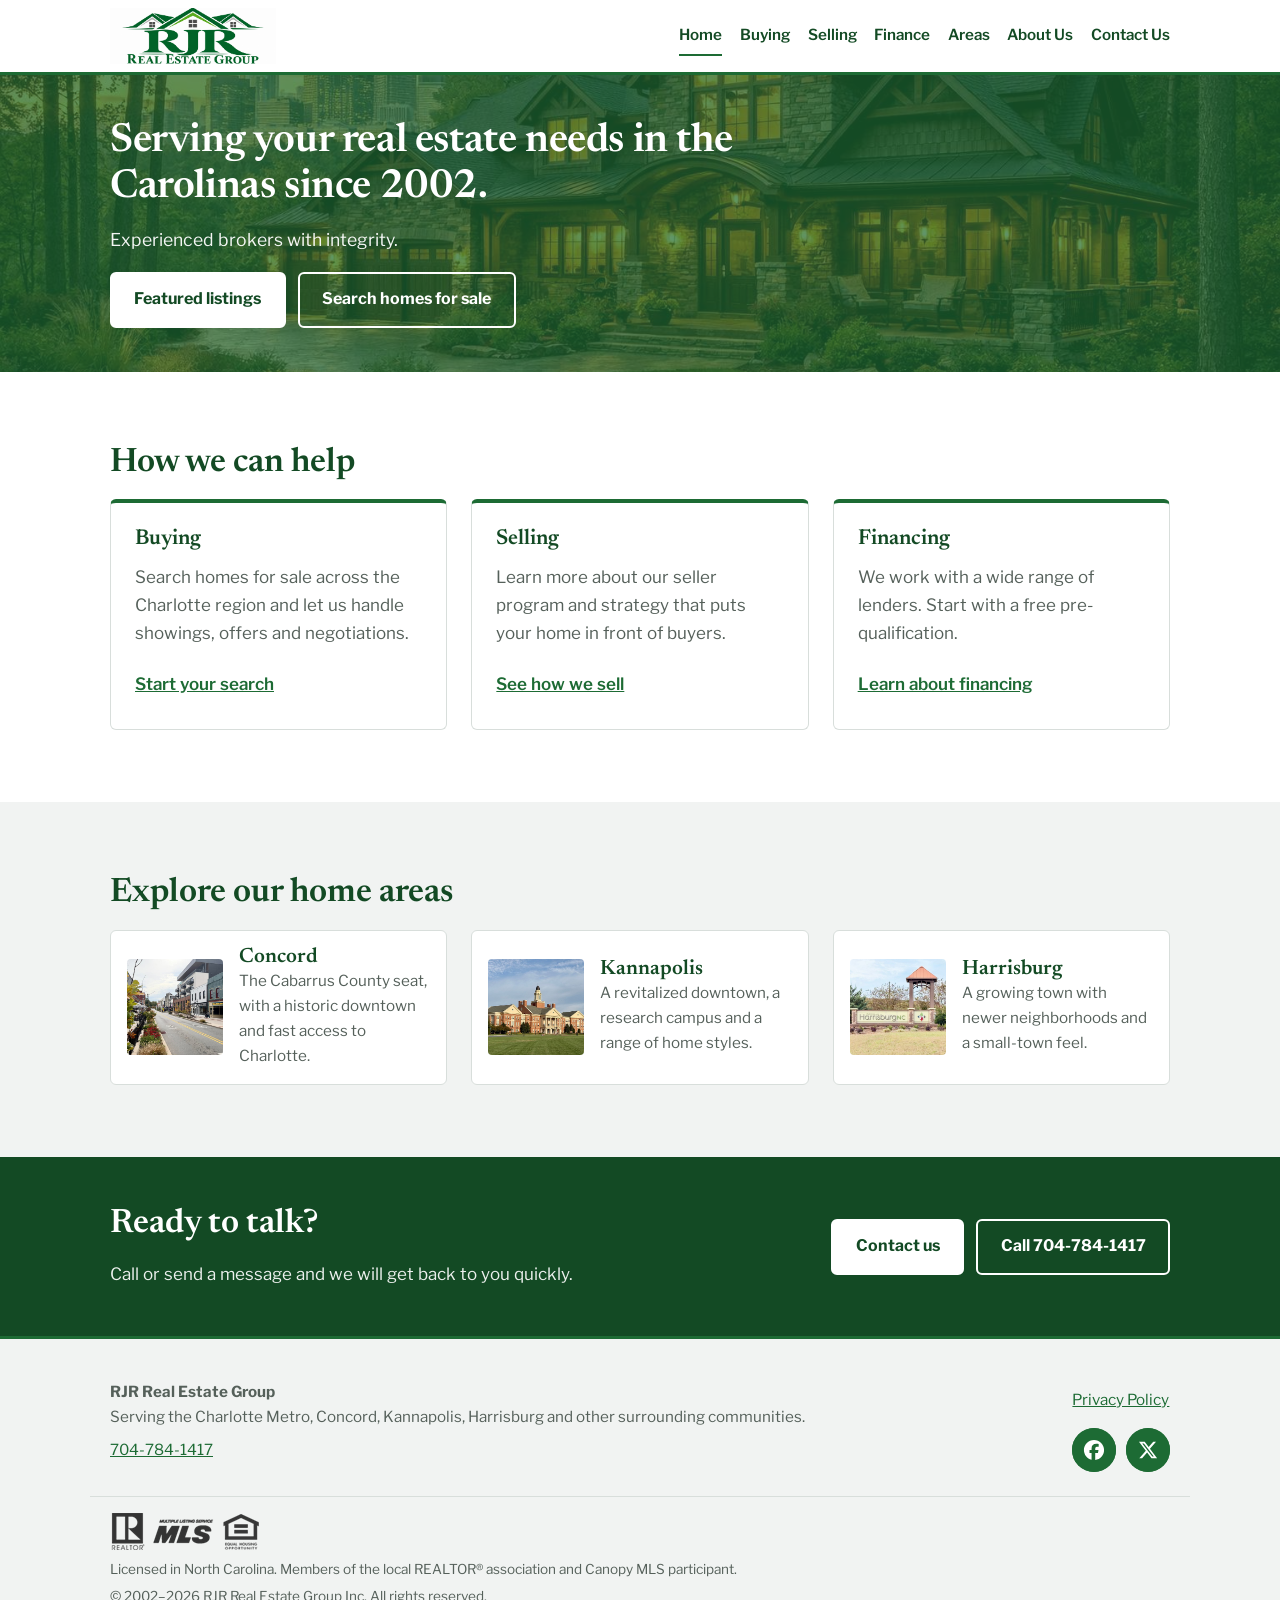
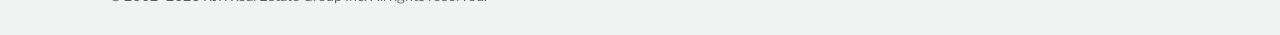
<file: index.html>
<!DOCTYPE html>
<html lang="en">
<head>
<meta charset="utf-8">
<meta name="viewport" content="width=device-width, initial-scale=1">
<title>RJR Real Estate Group | Charlotte &amp; Cabarrus County Real Estate</title>
<meta name="description" content="Full-service residential real estate for buyers and sellers in Charlotte, Concord, Kannapolis, Harrisburg and Cabarrus County, NC. Search homes for sale.">
<link rel="canonical" href="https://choosecarolinas.com/">
<link rel="preconnect" href="https://fonts.googleapis.com">
<link rel="preconnect" href="https://fonts.gstatic.com" crossorigin>
<link href="https://fonts.googleapis.com/css2?family=Libre+Franklin:wght@400;600;700&family=Newsreader:opsz,wght@6..72,500;6..72,600&display=swap" rel="stylesheet">
<link rel="stylesheet" href="style.css">
<link rel="icon" href="images/favicon.ico" sizes="any">
<link rel="apple-touch-icon" href="images/apple-touch-icon.png">
</head>
<body>
<a class="skip" href="#main">Skip to content</a>
<header class="site-header">
  <div class="wrap bar">
    <a class="brand" href="index.html"><img src="images/RJR_Logo_2026.png" alt="RJR Real Estate Group" width="170" height="92"></a>
    <input type="checkbox" id="menu-toggle" class="menu-toggle" aria-label="Toggle menu">
    <label for="menu-toggle" class="menu-btn" aria-hidden="true"><span></span></label>
    <nav class="nav" aria-label="Main"><a href="index.html" aria-current="page">Home</a><a href="Buying.html">Buying</a><a href="Selling.html">Selling</a><a href="Finance.html">Finance</a><a href="Areas.html">Areas</a><a href="Aboutus.html">About Us</a><a href="Contacts.html">Contact Us</a></nav>
  </div>
</header>
<main id="main">
<section class="hero" style="--hero-img:url('images/HomePage_Background_Home.jpg'); --hero-opacity:.3"><div class="wrap">
  <h1>Serving your real estate needs in the Carolinas since 2002.</h1>
  <p class="lead">Experienced brokers with integrity.</p>
  <div class="hero-actions"><a class="btn light" href="Buying_firm.html">Featured listings</a><a class="btn ghost-light" href="Buying.html">Search homes for sale</a></div>
</div></section>
<section class="section"><div class="wrap">
  <h2>How we can help</h2>
  <div class="grid3">
    <article class="card"><h3>Buying</h3><p>Search homes for sale across the Charlotte region and let us handle showings, offers and negotiations.</p><a href="Buying.html">Start your search</a></article>
    <article class="card"><h3>Selling</h3><p>Learn more about our seller program and strategy that puts your home in front of buyers.</p><a href="Selling.html">See how we sell</a></article>
    <article class="card"><h3>Financing</h3><p>We work with a wide range of lenders. Start with a free pre-qualification.</p><a href="Finance.html">Learn about financing</a></article>
  </div>
</div></section>
<section class="section alt"><div class="wrap">
  <h2>Explore our home areas</h2>
  <div class="grid3">
    <a class="area-card" href="Concord.html"><img src="images/Concord_Union_Downtown.JPG" alt="" width="960" height="720"><span><strong>Concord</strong>The Cabarrus County seat, with a historic downtown and fast access to Charlotte.</span></a>
    <a class="area-card" href="Kannapolis.html"><img src="images/Kannapolis_Main.JPG" alt="" width="960" height="726"><span><strong>Kannapolis</strong>A revitalized downtown, a research campus and a range of home styles.</span></a>
    <a class="area-card" href="Harrisburg.html"><img src="images/Harrisburg_Sign.JPG" alt="" width="960" height="720"><span><strong>Harrisburg</strong>A growing town with newer neighborhoods and a small-town feel.</span></a>
  </div>
</div></section>
<section class="cta"><div class="wrap">
  <div><h2>Ready to talk?</h2><p>Call or send a message and we will get back to you quickly.</p></div>
  <div class="cta-actions"><a class="btn light" href="Contacts.html">Contact us</a><a class="btn ghost-light" href="tel:+17047841417">Call 704-784-1417</a></div>
</div></section>

</main>
<footer class="site-footer">
  <div class="wrap foot">
    <div>
      <strong>RJR Real Estate Group</strong><br>
      Serving the Charlotte Metro, Concord, Kannapolis, Harrisburg and other surrounding communities.<br>
      <a href="tel:+17047841417">704-784-1417</a>
    </div>
    <div class="foot-links">
      <a href="Privacy.html">Privacy Policy</a>
<span class="social">
  <a href="https://www.facebook.com/RJRRealEstateGroup" target="_blank" rel="noopener noreferrer"><img src="images/facebook-icon.svg" alt="RJR Real Estate Group on Facebook (opens in a new tab)" width="44" height="44"></a>
  <a href="https://x.com/RJR_Real_Estate" target="_blank" rel="noopener noreferrer"><img src="images/x-icon.svg" alt="RJR Real Estate Group on X (opens in a new tab)" width="44" height="44"></a>
</span>
    </div>
  </div>
  <div class="wrap legal">
    <img src="images/realtor-logo-group_big.png" alt="REALTOR, Multiple Listing Service and Equal Housing Opportunity logos" width="150" height="37">
    <p>Licensed in North Carolina. Members of the local REALTOR&reg; association and Canopy MLS participant.</p>
 <p>&copy; 2002&ndash;<span id="year">2026</span> RJR Real Estate Group Inc. All rights reserved.</p>
  </div>
</footer>
<script>document.getElementById('year').textContent = new Date().getFullYear();</script>
</body>
</html>
</file>
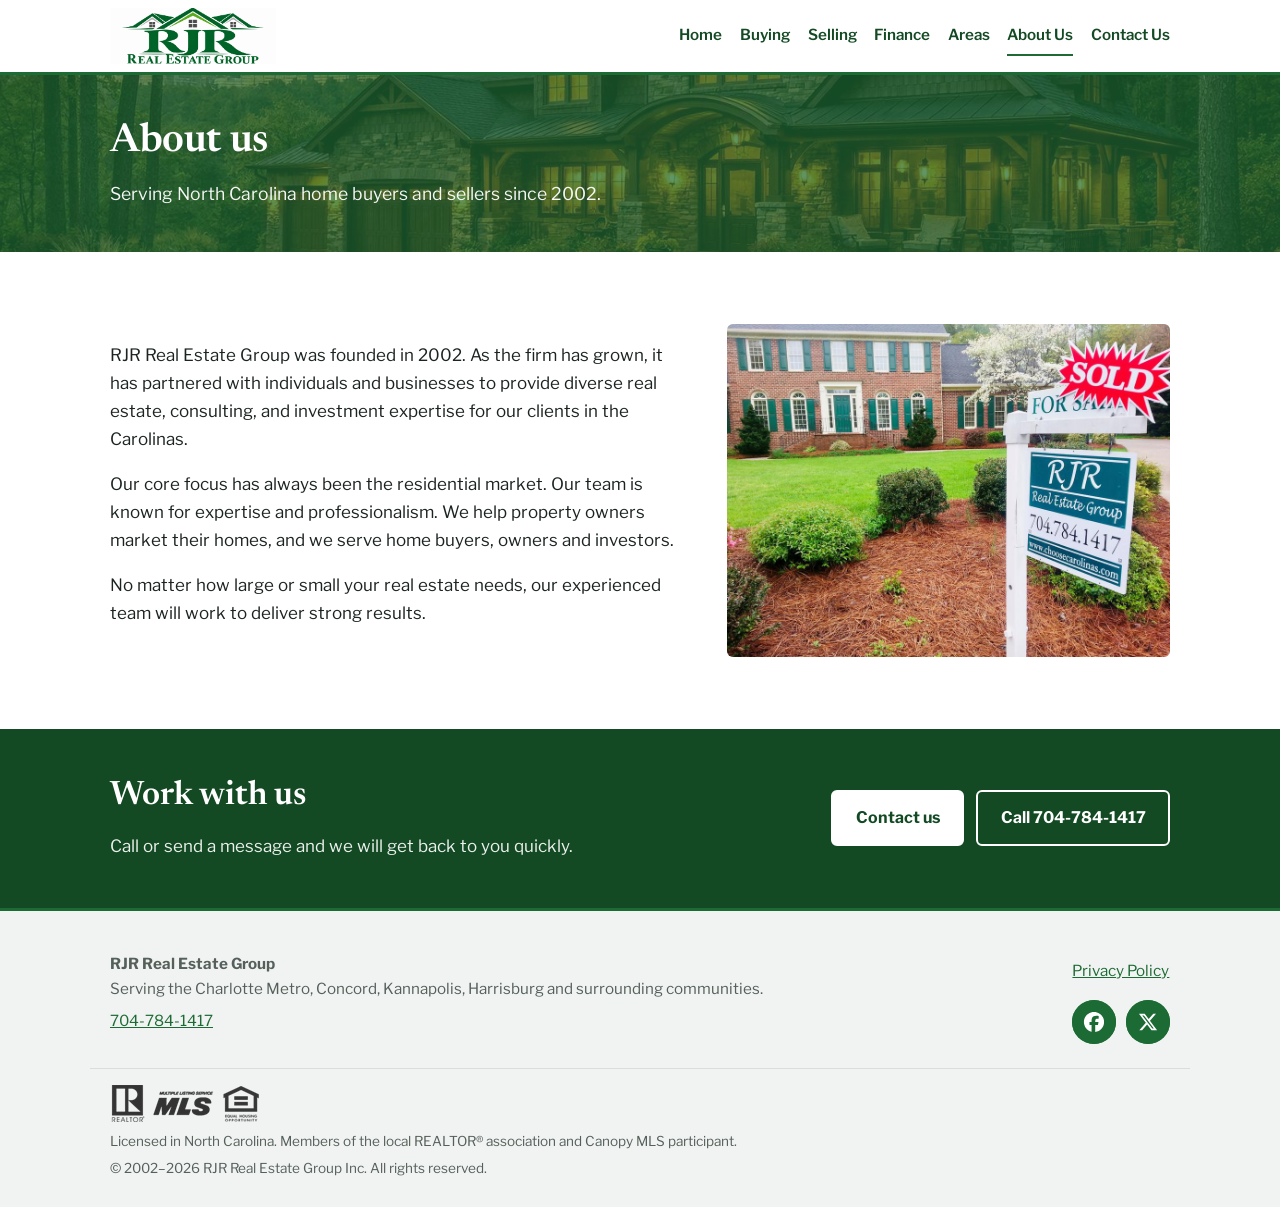
<file: Aboutus.html>
<!DOCTYPE html>
<html lang="en">
<head>
<meta charset="utf-8">
<meta name="viewport" content="width=device-width, initial-scale=1">
<title>About Us | RJR Real Estate Group</title>
<meta name="description" content="RJR Real Estate Group has served home buyers and sellers in Concord, Cabarrus County and the Charlotte metro area since 2002.">
<link rel="canonical" href="https://choosecarolinas.com/Aboutus.html">
<link rel="preconnect" href="https://fonts.googleapis.com">
<link rel="preconnect" href="https://fonts.gstatic.com" crossorigin>
<link href="https://fonts.googleapis.com/css2?family=Libre+Franklin:wght@400;600;700&family=Newsreader:opsz,wght@6..72,500;6..72,600&display=swap" rel="stylesheet">
<link rel="stylesheet" href="style.css">
<link rel="icon" href="images/favicon.ico" sizes="any">
<link rel="apple-touch-icon" href="images/apple-touch-icon.png">
</head>
<body>
<a class="skip" href="#main">Skip to content</a>
<header class="site-header">
  <div class="wrap bar">
    <a class="brand" href="index.html"><img src="images/RJR_Logo_2026.png" alt="RJR Real Estate Group" width="170" height="92"></a>
    <input type="checkbox" id="menu-toggle" class="menu-toggle" aria-label="Toggle menu">
    <label for="menu-toggle" class="menu-btn" aria-hidden="true"><span></span></label>
     <nav class="nav" aria-label="Main"><a href="index.html">Home</a><a href="Buying.html">Buying</a><a href="Selling.html">Selling</a><a href="Finance.html">Finance</a><a href="Areas.html">Areas</a><a href="Aboutus.html" aria-current="page">About Us</a><a href="Contacts.html">Contact Us</a></nav>
       </div>
</header>
<main id="main">
<section class="hero" style="--hero-img:url('images/HomePage_Background_Home.jpg'); --hero-opacity:.3"><div class="wrap">
  <h1>About us</h1>
  <p class="lead">Serving North Carolina home buyers and sellers since 2002.</p>
</div></section>
<section class="section"><div class="wrap split">
  <div class="prose">
    <p>RJR Real Estate Group was founded in 2002. As the firm has grown, it has partnered with individuals and businesses to provide diverse real estate, consulting, and investment expertise for our clients in the Carolinas.</p>
    <p>Our core focus has always been the residential market. Our team is known for expertise and professionalism. We help property owners market their homes, and we serve home buyers, owners and investors.</p>
    <p>No matter how large or small your real estate needs, our experienced team will work to deliver strong results.</p>
  </div>
  <img class="fig" src="images/About_us.jpg" alt="An RJR Real Estate Group sign with a Sold banner in front of a brick home" width="960" height="720">
</div></section>
<section class="cta"><div class="wrap">
  <div><h2>Work with us</h2><p>Call or send a message and we will get back to you quickly.</p></div>
  <div class="cta-actions"><a class="btn light" href="Contacts.html">Contact us</a><a class="btn ghost-light" href="tel:+17047841417">Call 704-784-1417</a></div>
</div></section>

</main>
<footer class="site-footer">
  <div class="wrap foot">
    <div>
      <strong>RJR Real Estate Group</strong><br>
      Serving the Charlotte Metro, Concord, Kannapolis, Harrisburg and surrounding communities.<br>
      <a href="tel:+17047841417">704-784-1417</a>
    </div>
    <div class="foot-links">
      <a href="Privacy.html">Privacy Policy</a>
<span class="social">
  <a href="https://www.facebook.com/RJRRealEstateGroup" target="_blank" rel="noopener noreferrer"><img src="images/facebook-icon.svg" alt="RJR Real Estate Group on Facebook (opens in a new tab)" width="44" height="44"></a>
  <a href="https://x.com/RJR_Real_Estate" target="_blank" rel="noopener noreferrer"><img src="images/x-icon.svg" alt="RJR Real Estate Group on X (opens in a new tab)" width="44" height="44"></a>
</span>
    </div>
  </div>
  <div class="wrap legal">
    <img src="images/realtor-logo-group_big.png" alt="REALTOR, Multiple Listing Service and Equal Housing Opportunity logos" width="150" height="37">
    <p>Licensed in North Carolina. Members of the local REALTOR&reg; association and Canopy MLS participant.</p>
 <p>&copy; 2002&ndash;<span id="year">2026</span> RJR Real Estate Group Inc. All rights reserved.</p>
  </div>
</footer>
<script>document.getElementById('year').textContent = new Date().getFullYear();</script>
</body>
</html>
</file>
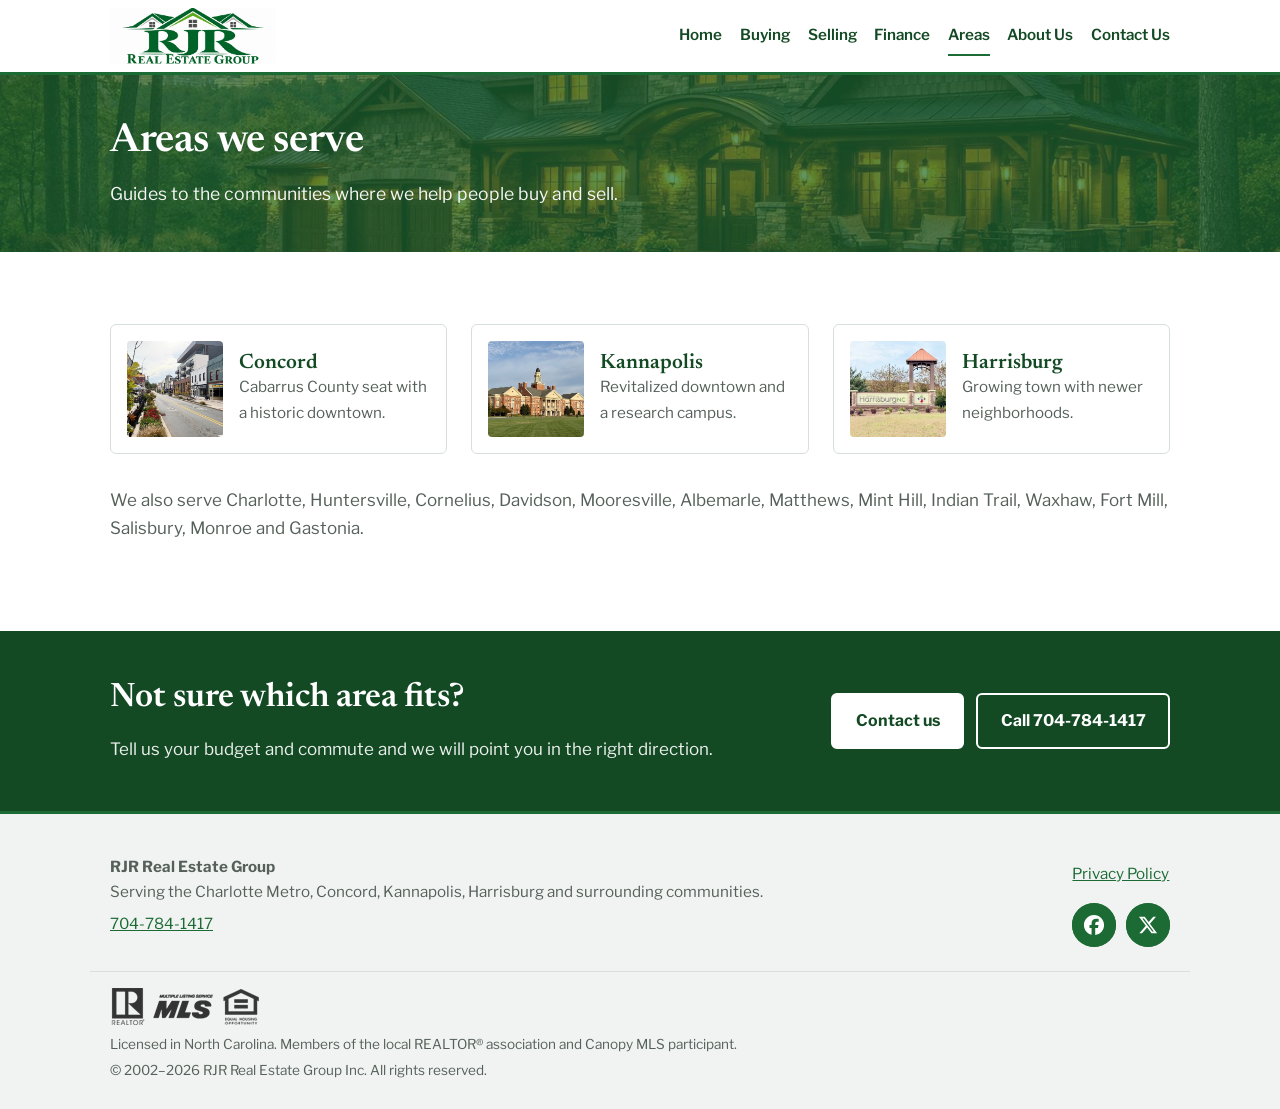
<file: Areas.html>
<!DOCTYPE html>
<html lang="en">
<head>
<meta charset="utf-8">
<meta name="viewport" content="width=device-width, initial-scale=1">
<title>Areas We Serve | RJR Real Estate Group</title>
<meta name="description" content="Neighborhood guides for Concord, Kannapolis and Harrisburg, NC from RJR Real Estate Group.">
<link rel="canonical" href="https://choosecarolinas.com/Areas.html">
<link rel="preconnect" href="https://fonts.googleapis.com">
<link rel="preconnect" href="https://fonts.gstatic.com" crossorigin>
<link href="https://fonts.googleapis.com/css2?family=Libre+Franklin:wght@400;600;700&family=Newsreader:opsz,wght@6..72,500;6..72,600&display=swap" rel="stylesheet">
<link rel="stylesheet" href="style.css">
<link rel="icon" href="images/favicon.ico" sizes="any">
<link rel="apple-touch-icon" href="images/apple-touch-icon.png">
</head>
<body>
<a class="skip" href="#main">Skip to content</a>
<header class="site-header">
  <div class="wrap bar">
    <a class="brand" href="index.html"><img src="images/RJR_Logo_2026.png" alt="RJR Real Estate Group" width="170" height="92"></a>
    <input type="checkbox" id="menu-toggle" class="menu-toggle" aria-label="Toggle menu">
    <label for="menu-toggle" class="menu-btn" aria-hidden="true"><span></span></label>
   <nav class="nav" aria-label="Main"><a href="index.html">Home</a><a href="Buying.html">Buying</a><a href="Selling.html">Selling</a><a href="Finance.html">Finance</a><a href="Areas.html" aria-current="page">Areas</a><a href="Aboutus.html">About Us</a><a href="Contacts.html">Contact Us</a></nav>
  </div>
</header>
<main id="main">
<section class="hero" style="--hero-img:url('images/HomePage_Background_Home.jpg'); --hero-opacity:.3"><div class="wrap">
  <h1>Areas we serve</h1>
  <p class="lead">Guides to the communities where we help people buy and sell.</p>
</div></section>
<section class="section"><div class="wrap">
  <div class="grid3">
    <a class="area-card" href="Concord.html"><img src="images/Concord_Union_Downtown.JPG" alt="" width="960" height="720"><span><strong>Concord</strong>Cabarrus County seat with a historic downtown.</span></a>
    <a class="area-card" href="Kannapolis.html"><img src="images/Kannapolis_Main.JPG" alt="" width="960" height="726"><span><strong>Kannapolis</strong>Revitalized downtown and a research campus.</span></a>
    <a class="area-card" href="Harrisburg.html"><img src="images/Harrisburg_Sign.JPG" alt="" width="960" height="720"><span><strong>Harrisburg</strong>Growing town with newer neighborhoods.</span></a>
  </div>
  <p class="more">We also serve Charlotte, Huntersville, Cornelius, Davidson, Mooresville, Albemarle, Matthews, Mint Hill, Indian Trail, Waxhaw, Fort Mill, Salisbury, Monroe and Gastonia.</p>
</div></section>
<section class="cta"><div class="wrap">
  <div><h2>Not sure which area fits?</h2><p>Tell us your budget and commute and we will point you in the right direction.</p></div>
  <div class="cta-actions"><a class="btn light" href="Contacts.html">Contact us</a><a class="btn ghost-light" href="tel:+17047841417">Call 704-784-1417</a></div>
</div></section>

</main>
<footer class="site-footer">
  <div class="wrap foot">
    <div>
      <strong>RJR Real Estate Group</strong><br>
      Serving the Charlotte Metro, Concord, Kannapolis, Harrisburg and surrounding communities.<br>
      <a href="tel:+17047841417">704-784-1417</a>
    </div>
    <div class="foot-links">
      <a href="Privacy.html">Privacy Policy</a>
      <span class="social">
  <a href="https://www.facebook.com/RJRRealEstateGroup" target="_blank" rel="noopener noreferrer"><img src="images/facebook-icon.svg" alt="RJR Real Estate Group on Facebook (opens in a new tab)" width="44" height="44"></a>
  <a href="https://x.com/RJR_Real_Estate" target="_blank" rel="noopener noreferrer"><img src="images/x-icon.svg" alt="RJR Real Estate Group on X (opens in a new tab)" width="44" height="44"></a>
</span>
    </div>
  </div>
  <div class="wrap legal">
    <img src="images/realtor-logo-group_big.png" alt="REALTOR, Multiple Listing Service and Equal Housing Opportunity logos" width="150" height="37">
    <p>Licensed in North Carolina. Members of the local REALTOR&reg; association and Canopy MLS participant.</p>
 <p>&copy; 2002&ndash;<span id="year">2026</span> RJR Real Estate Group Inc. All rights reserved.</p>
  </div>
</footer>
<script>document.getElementById('year').textContent = new Date().getFullYear();</script>
</body>
</html>
</file>
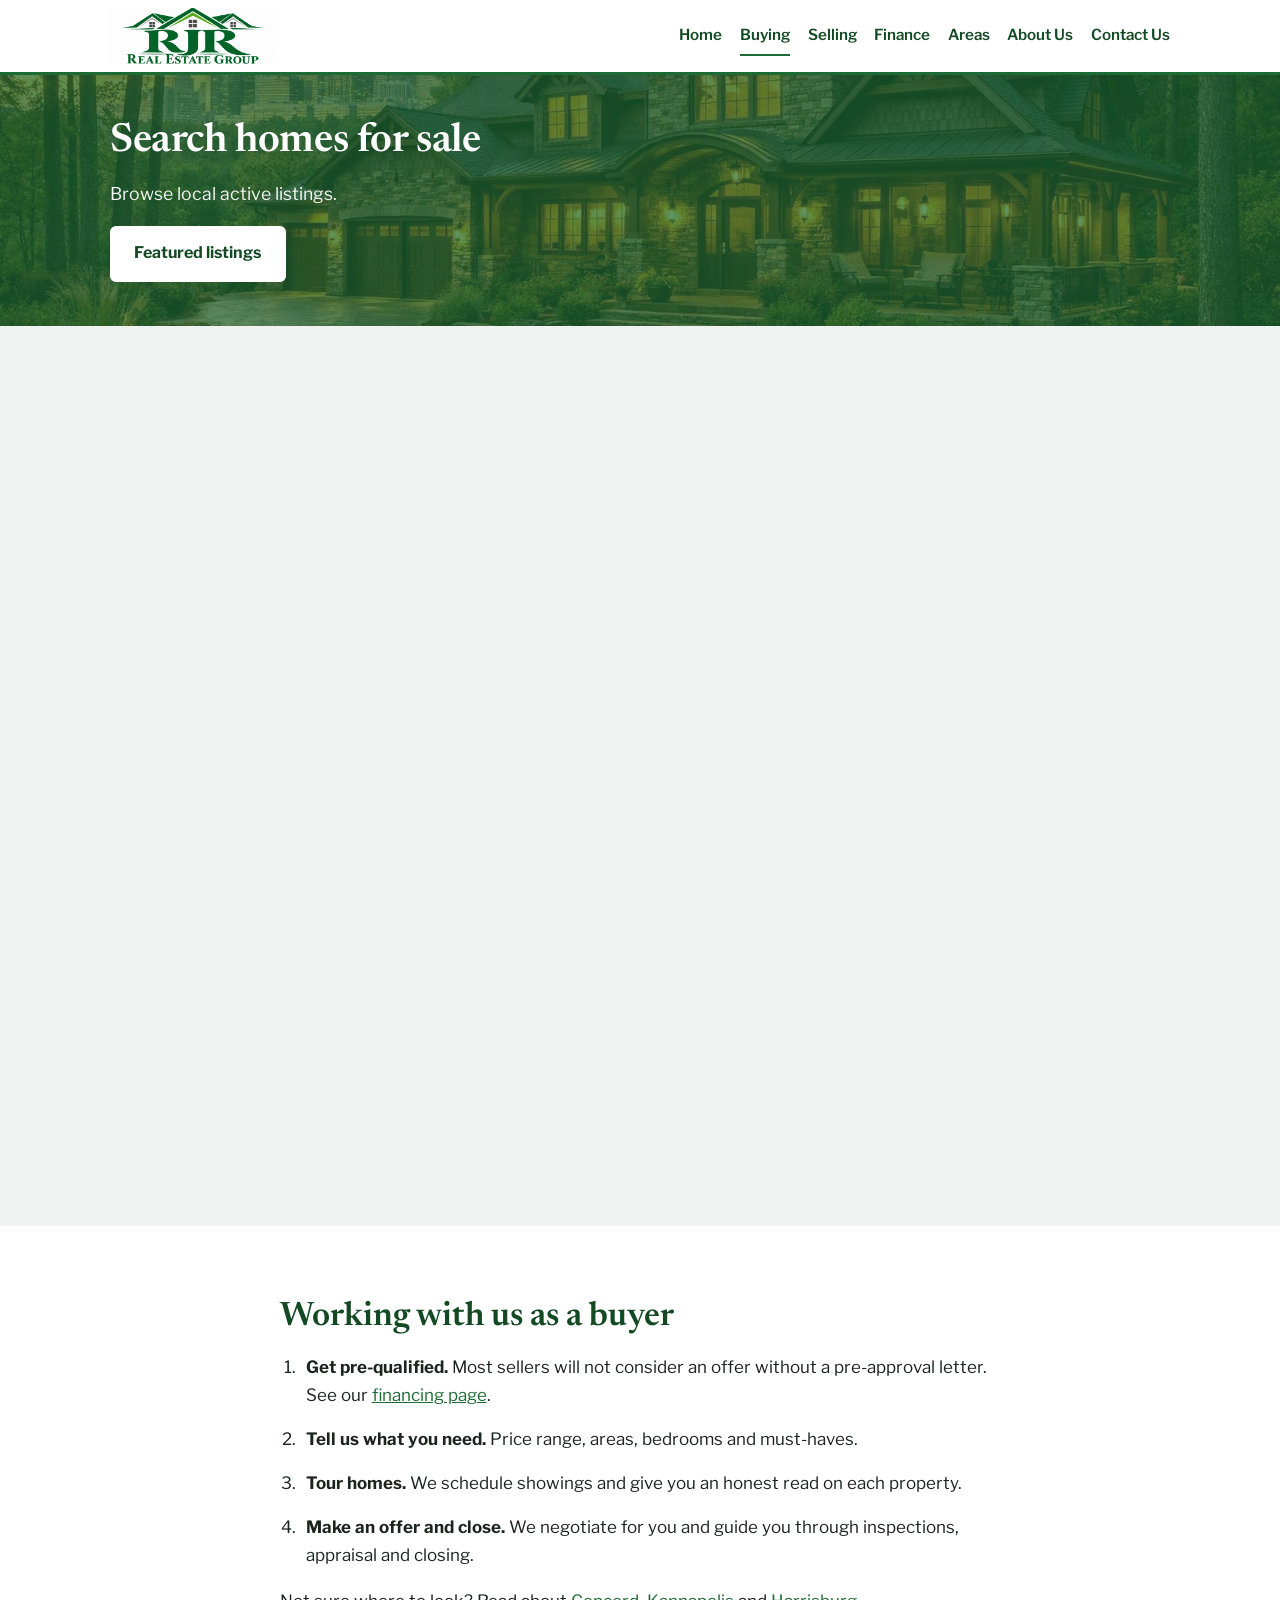
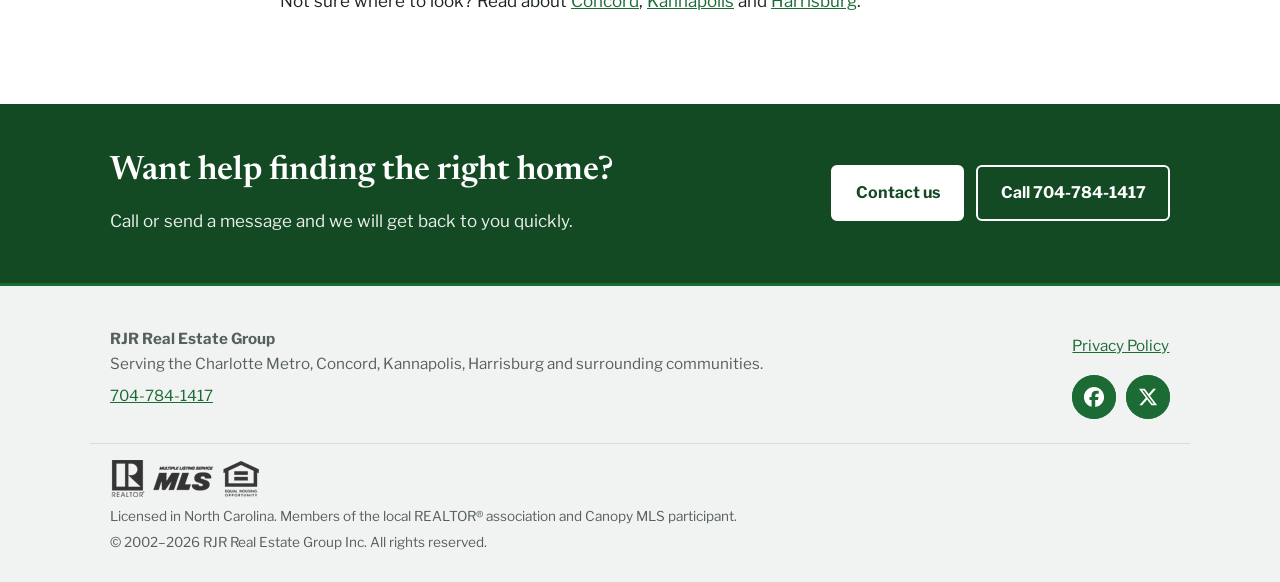
<file: Buying.html>
<!DOCTYPE html>
<html lang="en">
<head>
<meta charset="utf-8">
<meta name="viewport" content="width=device-width, initial-scale=1">
<title>Buying a Home | RJR Real Estate Group</title>
<meta name="description" content="Search homes for sale in Charlotte, Concord, Kannapolis, Harrisburg and Cabarrus County, NC with RJR Real Estate Group.">
<link rel="canonical" href="https://choosecarolinas.com/Buying.html">
<link rel="preconnect" href="https://fonts.googleapis.com">
<link rel="preconnect" href="https://fonts.gstatic.com" crossorigin>
<link href="https://fonts.googleapis.com/css2?family=Libre+Franklin:wght@400;600;700&family=Newsreader:opsz,wght@6..72,500;6..72,600&display=swap" rel="stylesheet">
<link rel="stylesheet" href="style.css">
<link rel="icon" href="images/favicon.ico" sizes="any">
<link rel="apple-touch-icon" href="images/apple-touch-icon.png">
</head>
<body>
<a class="skip" href="#main">Skip to content</a>
<header class="site-header">
  <div class="wrap bar">
    <a class="brand" href="index.html"><img src="images/RJR_Logo_2026.png" alt="RJR Real Estate Group" width="170" height="92"></a>
    <input type="checkbox" id="menu-toggle" class="menu-toggle" aria-label="Toggle menu">
    <label for="menu-toggle" class="menu-btn" aria-hidden="true"><span></span></label>
   <nav class="nav" aria-label="Main"><a href="index.html">Home</a><a href="Buying.html" aria-current="page">Buying</a><a href="Selling.html">Selling</a><a href="Finance.html">Finance</a><a href="Areas.html">Areas</a><a href="Aboutus.html">About Us</a><a href="Contacts.html">Contact Us</a></nav>
</div>
</header>
<main id="main">
<section class="hero" style="--hero-img:url('images/HomePage_Background_Home.jpg'); --hero-opacity:.3"><div class="wrap">
  <h1>Search homes for sale</h1>
  <p class="lead">Browse local active listings.</p>
  <div class="hero-actions"><a class="btn light" href="Buying_firm.html">Featured listings</a></div>
</div></section>
<section class="idx-full" id="search" aria-label="Property search">
        <iframe title="Property search" src="https://matrix.canopymls.com/Matrix/public/IDX.aspx?idx=2e1d3757" width="100%" height="100%" frameborder="0" marginwidth="0" marginheight="0"></iframe>
</section>
<section class="section"><div class="wrap narrow">
  <h2>Working with us as a buyer</h2>
  <ol class="steps">
    <li><strong>Get pre-qualified.</strong> Most sellers will not consider an offer without a pre-approval letter. See our <a href="Finance.html">financing page</a>.</li>
    <li><strong>Tell us what you need.</strong> Price range, areas, bedrooms and must-haves.</li>
    <li><strong>Tour homes.</strong> We schedule showings and give you an honest read on each property.</li>
    <li><strong>Make an offer and close.</strong> We negotiate for you and guide you through inspections, appraisal and closing.</li>
  </ol>
  <p>Not sure where to look? Read about <a href="Concord.html">Concord</a>, <a href="Kannapolis.html">Kannapolis</a> and <a href="Harrisburg.html">Harrisburg</a>.</p>
</div></section>
<section class="cta"><div class="wrap">
  <div><h2>Want help finding the right home?</h2><p>Call or send a message and we will get back to you quickly.</p></div>
  <div class="cta-actions"><a class="btn light" href="Contacts.html">Contact us</a><a class="btn ghost-light" href="tel:+17047841417">Call 704-784-1417</a></div>
</div></section>

</main>
<footer class="site-footer">
  <div class="wrap foot">
    <div>
      <strong>RJR Real Estate Group</strong><br>
      Serving the Charlotte Metro, Concord, Kannapolis, Harrisburg and surrounding communities.<br>
      <a href="tel:+17047841417">704-784-1417</a>
    </div>
    <div class="foot-links">
      <a href="Privacy.html">Privacy Policy</a>
<span class="social">
  <a href="https://www.facebook.com/RJRRealEstateGroup" target="_blank" rel="noopener noreferrer"><img src="images/facebook-icon.svg" alt="RJR Real Estate Group on Facebook (opens in a new tab)" width="44" height="44"></a>
  <a href="https://x.com/RJR_Real_Estate" target="_blank" rel="noopener noreferrer"><img src="images/x-icon.svg" alt="RJR Real Estate Group on X (opens in a new tab)" width="44" height="44"></a>
</span>
    </div>
  </div>
  <div class="wrap legal">
    <img src="images/realtor-logo-group_big.png" alt="REALTOR, Multiple Listing Service and Equal Housing Opportunity logos" width="150" height="37">
    <p>Licensed in North Carolina. Members of the local REALTOR&reg; association and Canopy MLS participant.</p>
 <p>&copy; 2002&ndash;<span id="year">2026</span> RJR Real Estate Group Inc. All rights reserved.</p>
  </div>
</footer>
<script>document.getElementById('year').textContent = new Date().getFullYear();</script>
</body>
</html>
</file>
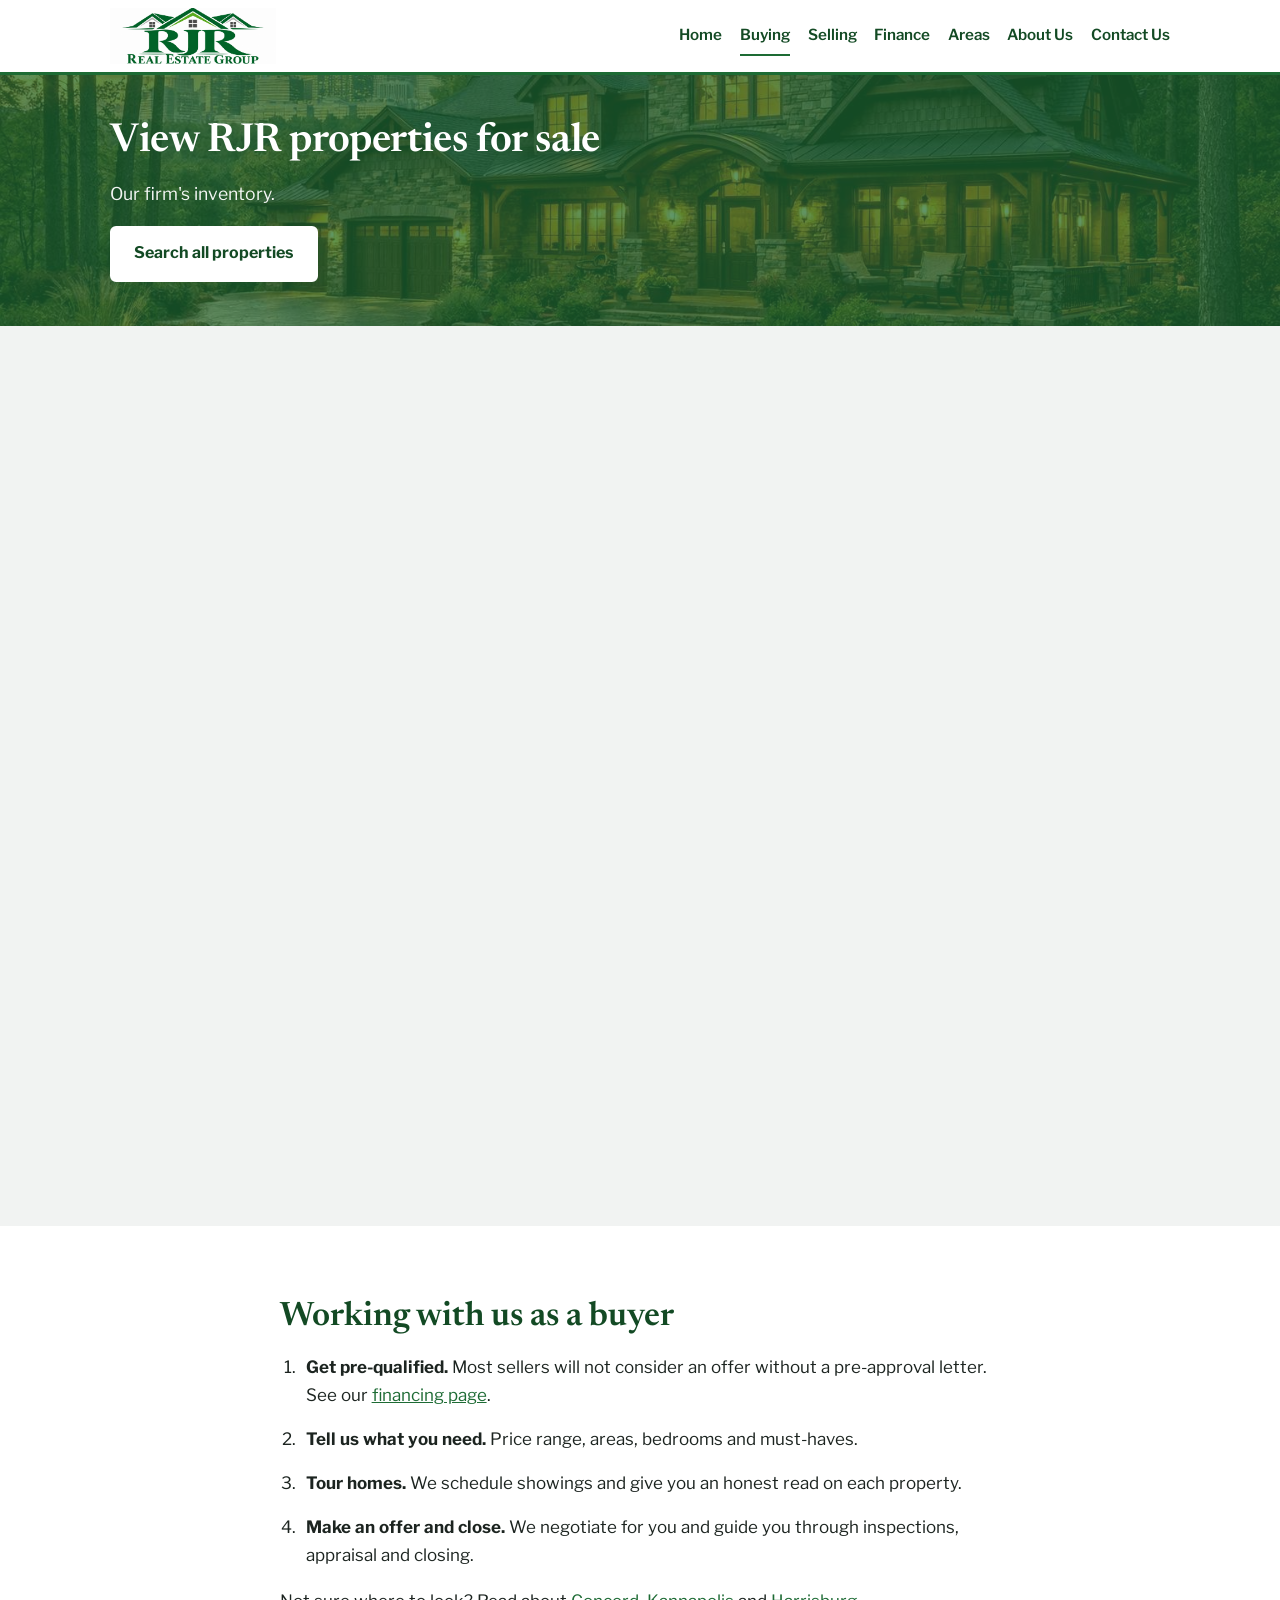
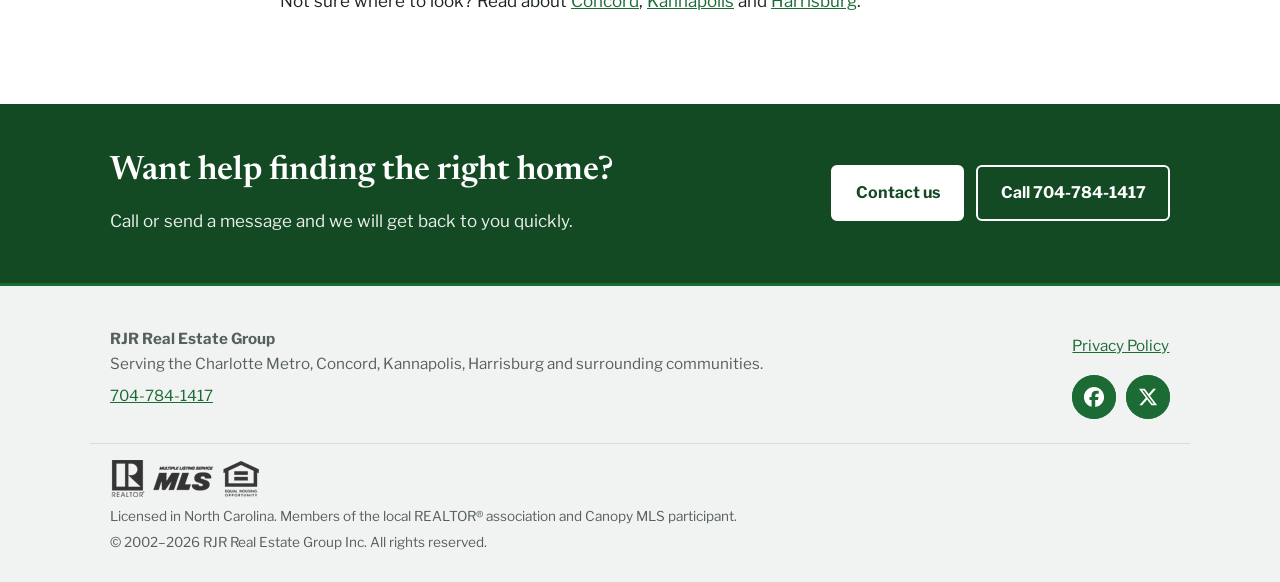
<file: Buying_firm.html>
<!DOCTYPE html>
<html lang="en">
<head>
<meta charset="utf-8">
<meta name="viewport" content="width=device-width, initial-scale=1">
<title>Our firm listings | RJR Real Estate Group</title>
<meta name="description" content="Search RJR listings for sale in Charlotte, Concord, Kannapolis, Harrisburg and Cabarrus County, NC with RJR Real Estate Group.">
<link rel="canonical" href="https://choosecarolinas.com/Buying_firm.html">
<link rel="preconnect" href="https://fonts.googleapis.com">
<link rel="preconnect" href="https://fonts.gstatic.com" crossorigin>
<link href="https://fonts.googleapis.com/css2?family=Libre+Franklin:wght@400;600;700&family=Newsreader:opsz,wght@6..72,500;6..72,600&display=swap" rel="stylesheet">
<link rel="stylesheet" href="style.css">
<link rel="icon" href="images/favicon.ico" sizes="any">
<link rel="apple-touch-icon" href="images/apple-touch-icon.png">
</head>
<body>
<a class="skip" href="#main">Skip to content</a>
<header class="site-header">
  <div class="wrap bar">
    <a class="brand" href="index.html"><img src="images/RJR_Logo_2026.png" alt="RJR Real Estate Group" width="170" height="92"></a>
    <input type="checkbox" id="menu-toggle" class="menu-toggle" aria-label="Toggle menu">
    <label for="menu-toggle" class="menu-btn" aria-hidden="true"><span></span></label>
   <nav class="nav" aria-label="Main"><a href="index.html">Home</a><a href="Buying.html" aria-current="page">Buying</a><a href="Selling.html">Selling</a><a href="Finance.html">Finance</a><a href="Areas.html">Areas</a><a href="Aboutus.html">About Us</a><a href="Contacts.html">Contact Us</a></nav>
</div>
</header>
<main id="main">
<section class="hero" style="--hero-img:url('images/HomePage_Background_Home.jpg'); --hero-opacity:.3"><div class="wrap">
  <h1>View RJR properties for sale</h1>
  <p class="lead">Our firm's inventory.</p>
  <div class="hero-actions"><a class="btn light" href="Buying.html">Search all properties</a></div>
</div></section>
<section class="idx-full idx-tall" id="search" aria-label="Property search">
       <iframe title="Featured listing property search" src="https://matrix.canopymls.com/Matrix/public/IDX.aspx?idx=d23e3758" width="100%" height="100%" frameborder="0" marginwidth="0" marginheight="0"></iframe>
</section>
<section class="section"><div class="wrap narrow">
  <h2>Working with us as a buyer</h2>
  <ol class="steps">
    <li><strong>Get pre-qualified.</strong> Most sellers will not consider an offer without a pre-approval letter. See our <a href="Finance.html">financing page</a>.</li>
    <li><strong>Tell us what you need.</strong> Price range, areas, bedrooms and must-haves.</li>
    <li><strong>Tour homes.</strong> We schedule showings and give you an honest read on each property.</li>
    <li><strong>Make an offer and close.</strong> We negotiate for you and guide you through inspections, appraisal and closing.</li>
  </ol>
  <p>Not sure where to look? Read about <a href="Concord.html">Concord</a>, <a href="Kannapolis.html">Kannapolis</a> and <a href="Harrisburg.html">Harrisburg</a>.</p>
</div></section>
<section class="cta"><div class="wrap">
  <div><h2>Want help finding the right home?</h2><p>Call or send a message and we will get back to you quickly.</p></div>
  <div class="cta-actions"><a class="btn light" href="Contacts.html">Contact us</a><a class="btn ghost-light" href="tel:+17047841417">Call 704-784-1417</a></div>
</div></section>

</main>
<footer class="site-footer">
  <div class="wrap foot">
    <div>
      <strong>RJR Real Estate Group</strong><br>
      Serving the Charlotte Metro, Concord, Kannapolis, Harrisburg and surrounding communities.<br>
      <a href="tel:+17047841417">704-784-1417</a>
    </div>
    <div class="foot-links">
      <a href="Privacy.html">Privacy Policy</a>
      <span class="social">
  <a href="https://www.facebook.com/RJRRealEstateGroup" target="_blank" rel="noopener noreferrer"><img src="images/facebook-icon.svg" alt="RJR Real Estate Group on Facebook (opens in a new tab)" width="44" height="44"></a>
  <a href="https://x.com/RJR_Real_Estate" target="_blank" rel="noopener noreferrer"><img src="images/x-icon.svg" alt="RJR Real Estate Group on X (opens in a new tab)" width="44" height="44"></a>
</span>
    </div>
  </div>
  <div class="wrap legal">
    <img src="images/realtor-logo-group_big.png" alt="REALTOR, Multiple Listing Service and Equal Housing Opportunity logos" width="150" height="37">
    <p>Licensed in North Carolina. Members of the local REALTOR&reg; association and Canopy MLS participant.</p>
 <p>&copy; 2002&ndash;<span id="year">2026</span> RJR Real Estate Group Inc. All rights reserved.</p>
  </div>
</footer>
<script>document.getElementById('year').textContent = new Date().getFullYear();</script>
</body>
</html>
</file>
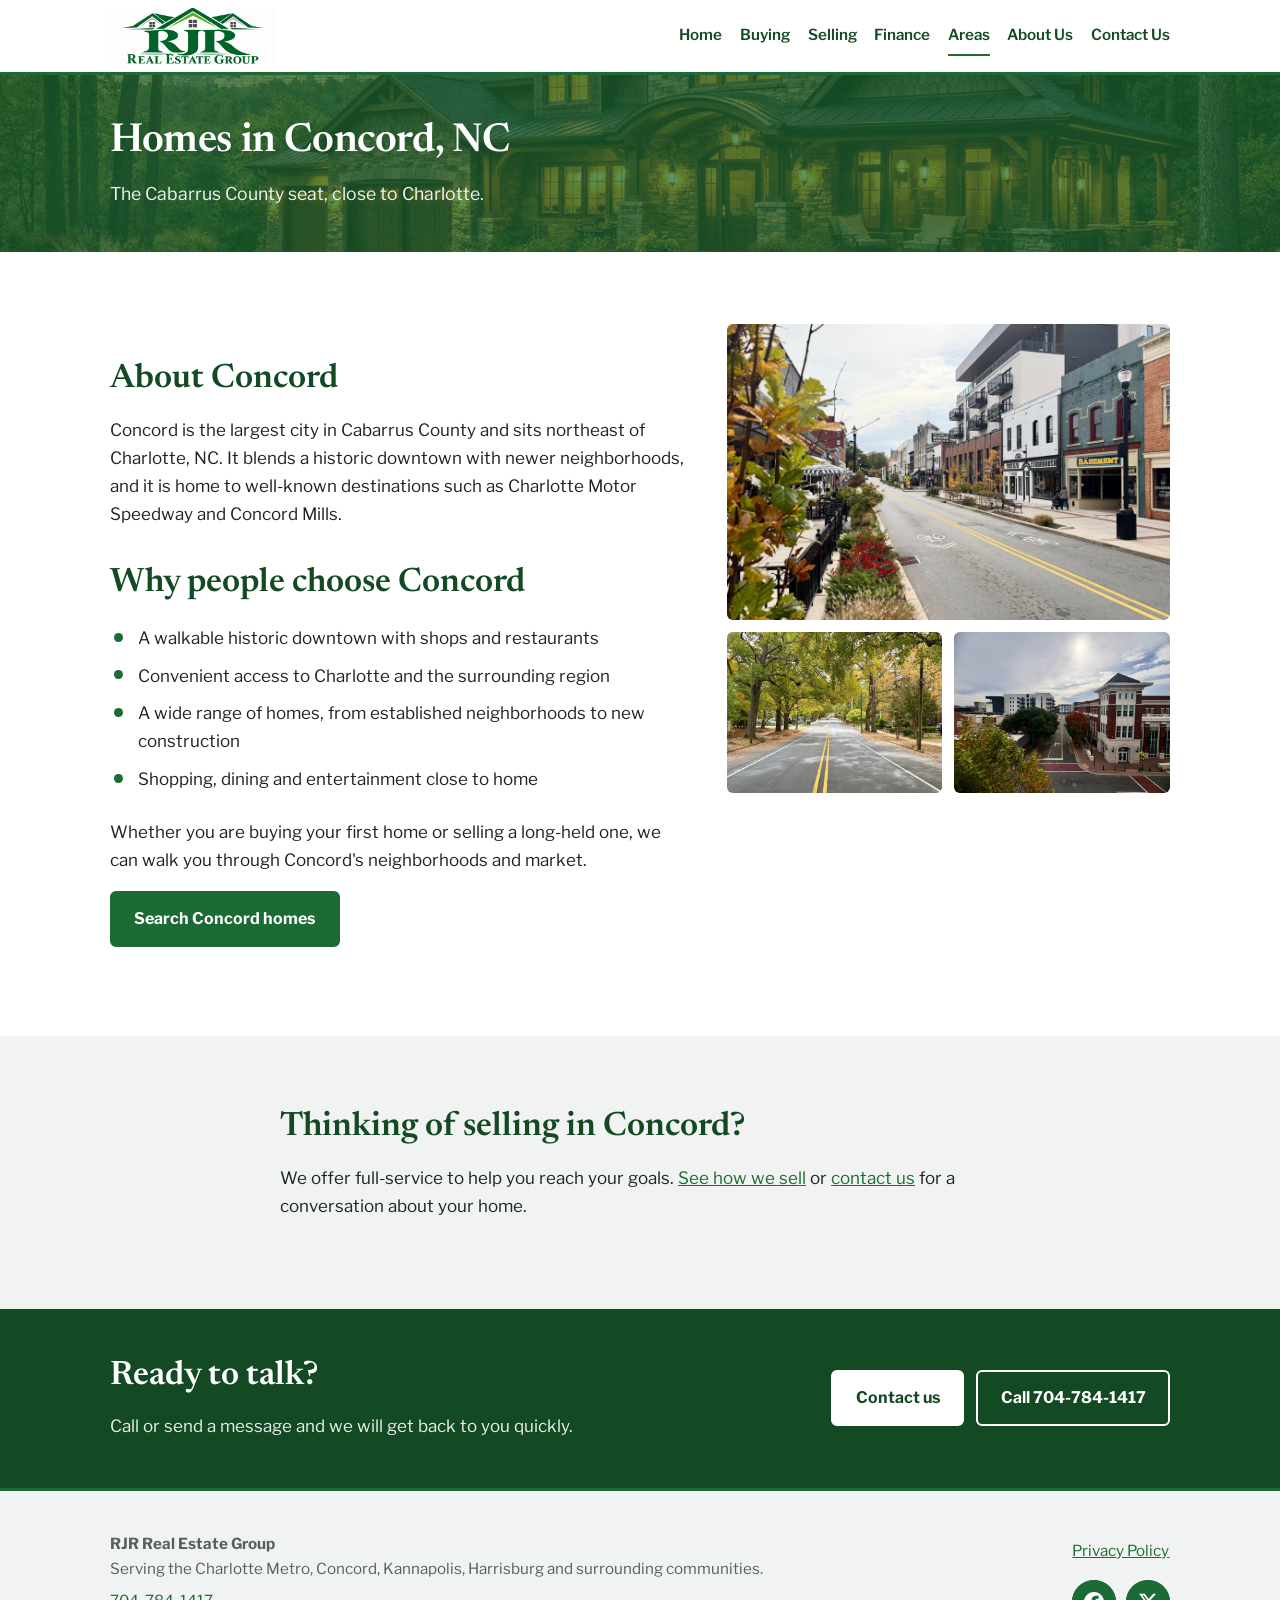
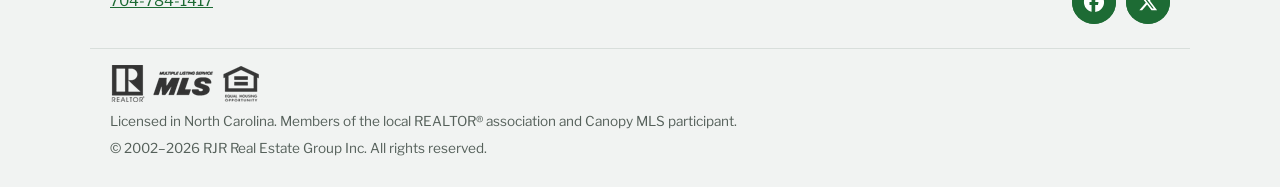
<file: Concord.html>
<!DOCTYPE html>
<html lang="en">
<head>
<meta charset="utf-8">
<meta name="viewport" content="width=device-width, initial-scale=1">
<title>Concord, NC Homes | RJR Real Estate Group</title>
<meta name="description" content="Homes for sale in Concord, NC. Neighborhood overview and local property search from RJR Real Estate Group.">
<link rel="canonical" href="https://choosecarolinas.com/Concord.html">
<link rel="preconnect" href="https://fonts.googleapis.com">
<link rel="preconnect" href="https://fonts.gstatic.com" crossorigin>
<link href="https://fonts.googleapis.com/css2?family=Libre+Franklin:wght@400;600;700&family=Newsreader:opsz,wght@6..72,500;6..72,600&display=swap" rel="stylesheet">
<link rel="stylesheet" href="style.css">
<link rel="icon" href="images/favicon.ico" sizes="any">
<link rel="apple-touch-icon" href="images/apple-touch-icon.png">
</head>
<body>
<a class="skip" href="#main">Skip to content</a>
<header class="site-header">
  <div class="wrap bar">
    <a class="brand" href="index.html"><img src="images/RJR_Logo_2026.png" alt="RJR Real Estate Group" width="170" height="92"></a>
    <input type="checkbox" id="menu-toggle" class="menu-toggle" aria-label="Toggle menu">
    <label for="menu-toggle" class="menu-btn" aria-hidden="true"><span></span></label>
    <nav class="nav" aria-label="Main"><a href="index.html">Home</a><a href="Buying.html">Buying</a><a href="Selling.html">Selling</a><a href="Finance.html">Finance</a><a href="Areas.html" aria-current="page">Areas</a><a href="Aboutus.html">About Us</a><a href="Contacts.html">Contact Us</a></nav>
</div>
</header>
   <main id="main">
<section class="hero" style="--hero-img:url('images/HomePage_Background_Home.jpg'); --hero-opacity:.3"><div class="wrap">
  <h1>Homes in Concord, NC</h1>
  <p class="lead">The Cabarrus County seat, close to Charlotte.</p>
</div></section>
<section class="section"><div class="wrap split">
  <div class="prose">
    <h2>About Concord</h2>
    <p>Concord is the largest city in Cabarrus County and sits northeast of Charlotte, NC. It blends a historic downtown with newer neighborhoods, and it is home to well-known destinations such as Charlotte Motor Speedway and Concord Mills.</p>
    <h2>Why people choose Concord</h2>
    <ul class="checks"><li>A walkable historic downtown with shops and restaurants</li><li>Convenient access to Charlotte and the surrounding region</li><li>A wide range of homes, from established neighborhoods to new construction</li><li>Shopping, dining and entertainment close to home</li></ul>
    <p>Whether you are buying your first home or selling a long-held one, we can walk you through Concord's neighborhoods and market.</p>
    <p><a class="btn" href="Buying.html">Search Concord homes</a></p>
  </div>
  <div class="photo-grid">
    <img class="photo-main" src="images/Concord_Union_Downtown.JPG" alt="A downtown Concord street lined with shops, restaurants and trees" width="960" height="720">
    <img class="photo-sm" src="images/Concord_Union_Street.JPG" alt="Mature trees forming a canopy over historic Union street in Concord" width="640" height="480" loading="lazy" decoding="async">
    <img class="photo-sm" src="images/Concord_Downtown.JPG" alt="Concord City Hall and downtown apartment buildings along a brick-lined street" width="640" height="480" loading="lazy" decoding="async">
  </div>
</div></section>
<section class="section alt"><div class="wrap narrow">
  <h2>Thinking of selling in Concord?</h2>
  <p>We offer full-service to help you reach your goals. <a href="Selling.html">See how we sell</a> or <a href="Contacts.html">contact us</a> for a conversation about your home.</p>
</div></section>
<section class="cta"><div class="wrap">
  <div><h2>Ready to talk?</h2><p>Call or send a message and we will get back to you quickly.</p></div>
  <div class="cta-actions"><a class="btn light" href="Contacts.html">Contact us</a><a class="btn ghost-light" href="tel:+17047841417">Call 704-784-1417</a></div>
</div></section>

</main>
<footer class="site-footer">
  <div class="wrap foot">
    <div>
      <strong>RJR Real Estate Group</strong><br>
      Serving the Charlotte Metro, Concord, Kannapolis, Harrisburg and surrounding communities.<br>
      <a href="tel:+17047841417">704-784-1417</a>
    </div>
    <div class="foot-links">
      <a href="Privacy.html">Privacy Policy</a>
<span class="social">
  <a href="https://www.facebook.com/RJRRealEstateGroup" target="_blank" rel="noopener noreferrer"><img src="images/facebook-icon.svg" alt="RJR Real Estate Group on Facebook (opens in a new tab)" width="44" height="44"></a>
  <a href="https://x.com/RJR_Real_Estate" target="_blank" rel="noopener noreferrer"><img src="images/x-icon.svg" alt="RJR Real Estate Group on X (opens in a new tab)" width="44" height="44"></a>
</span>
    </div>
  </div>
  <div class="wrap legal">
    <img src="images/realtor-logo-group_big.png" alt="REALTOR, Multiple Listing Service and Equal Housing Opportunity logos" width="150" height="37">
    <p>Licensed in North Carolina. Members of the local REALTOR&reg; association and Canopy MLS participant.</p>
 <p>&copy; 2002&ndash;<span id="year">2026</span> RJR Real Estate Group Inc. All rights reserved.</p>
  </div>
</footer>
<script>document.getElementById('year').textContent = new Date().getFullYear();</script>
</body>
</html>
</file>
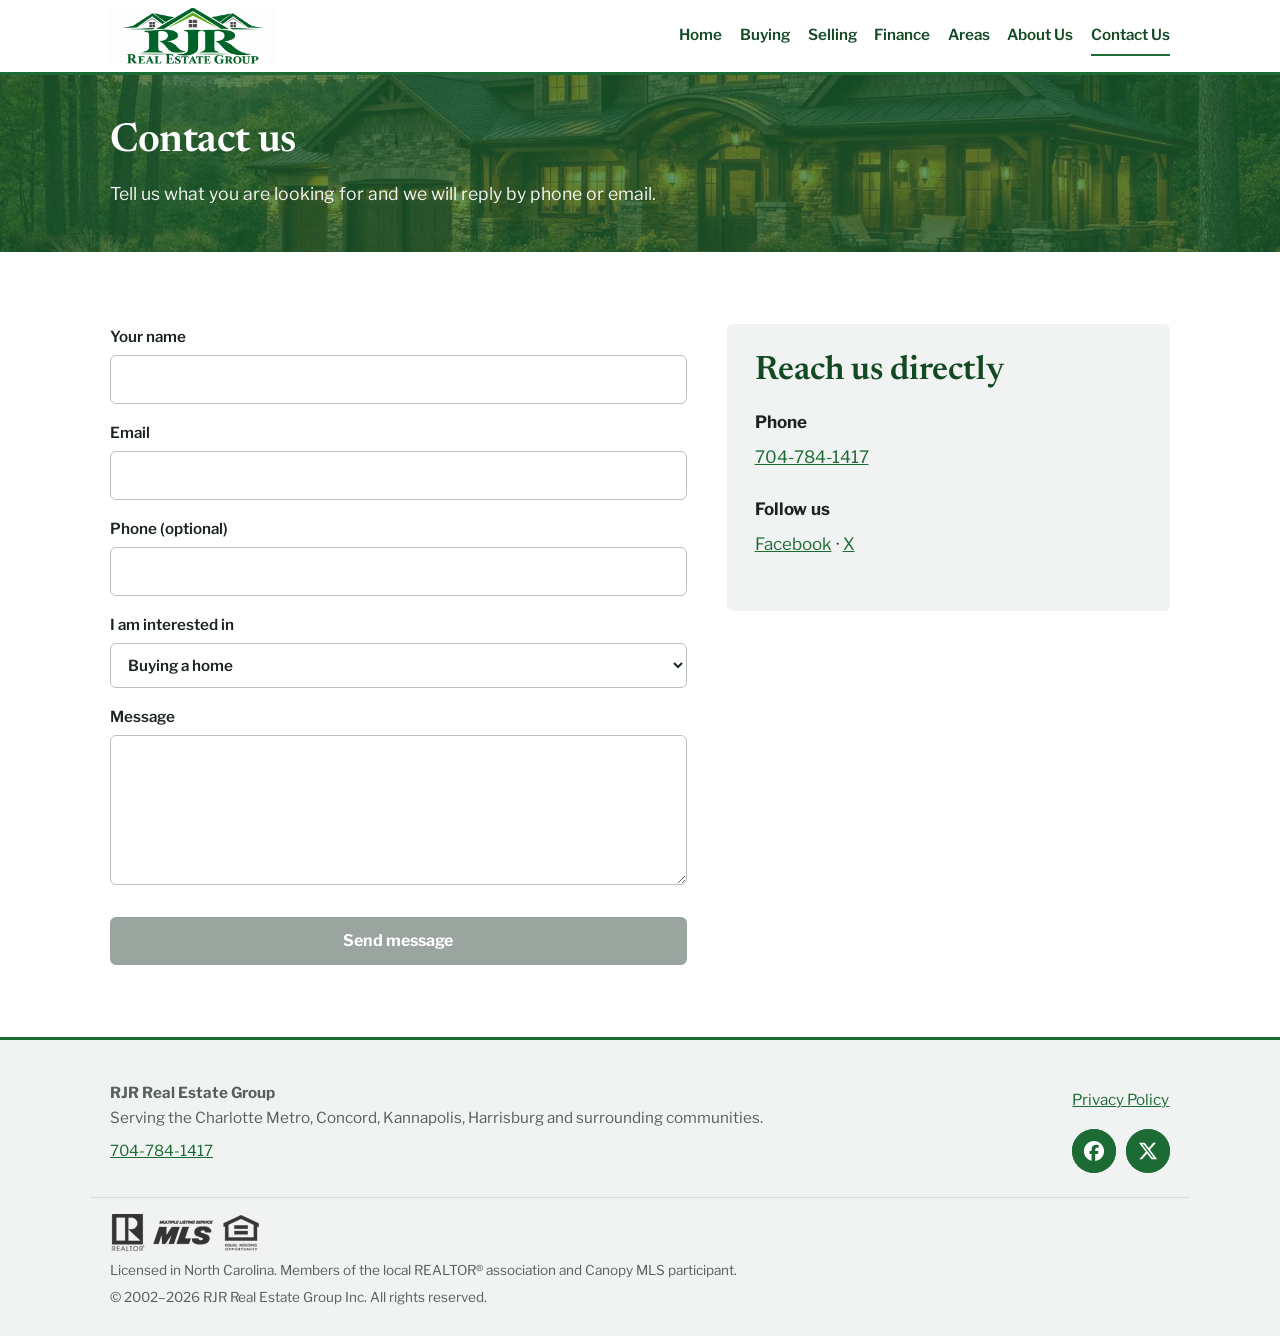
<file: Contacts.html>
<!DOCTYPE html>
<html lang="en">
<head>
<meta charset="utf-8">
<meta name="viewport" content="width=device-width, initial-scale=1">
<title>Contact Us | RJR Real Estate Group</title>
<meta name="description" content="Contact RJR Real Estate Group to discuss selling your home or searching for homes in the Charlotte metro area, Cabarrus County, Concord and Harrisburg.">
<link rel="canonical" href="https://choosecarolinas.com/Contacts.html">
<link rel="preconnect" href="https://fonts.googleapis.com">
<link rel="preconnect" href="https://fonts.gstatic.com" crossorigin>
<link href="https://fonts.googleapis.com/css2?family=Libre+Franklin:wght@400;600;700&family=Newsreader:opsz,wght@6..72,500;6..72,600&display=swap" rel="stylesheet">
<link rel="stylesheet" href="style.css">
<link rel="icon" href="images/favicon.ico" sizes="any">
<link rel="apple-touch-icon" href="images/apple-touch-icon.png">
</head>
<body>
<a class="skip" href="#main">Skip to content</a>
<header class="site-header">
  <div class="wrap bar">
    <a class="brand" href="index.html"><img src="images/RJR_Logo_2026.png" alt="RJR Real Estate Group" width="170" height="92"></a>
    <input type="checkbox" id="menu-toggle" class="menu-toggle" aria-label="Toggle menu">
    <label for="menu-toggle" class="menu-btn" aria-hidden="true"><span></span></label>
    <nav class="nav" aria-label="Main"><a href="index.html">Home</a><a href="Buying.html">Buying</a><a href="Selling.html">Selling</a><a href="Finance.html">Finance</a><a href="Areas.html">Areas</a><a href="Aboutus.html">About Us</a><a href="Contacts.html" aria-current="page">Contact Us</a></nav>
  </div>
</header>
<main id="main">
<section class="hero" style="--hero-img:url('images/HomePage_Background_Home.jpg'); --hero-opacity:.3"><div class="wrap">
  <h1>Contact us</h1>
  <p class="lead">Tell us what you are looking for and we will reply by phone or email.</p>
</div></section>
<section class="section"><div class="wrap split">
  <div>
  <form class="form" action="https://formspree.io/f/xljjjrkl" method="POST">
    <label>Your name<input name="name" required autocomplete="name"></label>
    <label>Email<input type="email" name="email" required autocomplete="email"></label>
    <label>Phone (optional)<input type="tel" name="phone" autocomplete="tel"></label>
    <label>I am interested in
      <select name="interest"><option>Buying a home</option><option>Selling a home</option><option>Financing</option><option>Something else</option></select>
    </label>
    <label>Message<textarea name="message" rows="5" required></textarea></label>
    <input type="text" name="_gotcha" style="display:none" tabindex="-1" autocomplete="off">
    <div class="g-recaptcha" id="captcha" data-sitekey="6Ld2swAuAAAAAOfk-NguNCWiHzV_-Ljo09xYL1rB" data-callback="captchaDone" data-expired-callback="captchaExpired"></div>
    <p class="captcha-msg" id="captcha-msg" role="alert" hidden>Please check the box to confirm you are not a robot.</p>
    <p class="form-error" id="form-error" role="alert" hidden></p>
    <button class="btn" type="submit" id="send-btn">Send message</button>
  </form>
  <div class="form-success" id="form-success" tabindex="-1" hidden>
    <h2>Thank you! Your message has been sent.</h2>
    <p>We received your message and will reply by phone or email soon.</p>
  </div>
  </div>
  <aside class="contact-info">
    <h2>Reach us directly</h2>
    <p><strong>Phone</strong><br><a href="tel:+17047841417">704-784-1417</a></p>
    <p><strong>Follow us</strong><br><a href="https://www.facebook.com/RJRRealEstateGroup" target="_blank" rel="noopener noreferrer" aria-label="Facebook (opens in a new tab)">Facebook</a> &middot; <a href="https://x.com/RJR_Real_Estate" target="_blank" rel="noopener noreferrer" aria-label="X (opens in a new tab)">X</a></p>
  </aside>
</div></section>

<script src="https://www.google.com/recaptcha/api.js" async defer></script>
<script>
(function(){
  var box=document.getElementById('captcha'), btn=document.getElementById('send-btn'),
      form=btn.form, msg=document.getElementById('captcha-msg'),
      err=document.getElementById('form-error'), ok=document.getElementById('form-success');
  // Enforce the captcha only once a real site key has been added
  var active=box.getAttribute('data-sitekey')!=='YOUR_RECAPTCHA_SITE_KEY';
  if(active){btn.disabled=true;}
  window.captchaDone=function(){btn.disabled=false;msg.hidden=true;};
  window.captchaExpired=function(){if(active){btn.disabled=true;}};

  function fail(text){var e=new Error(text);e.fromServer=true;throw e;}

  form.addEventListener('submit',function(e){
    e.preventDefault();               // stay on this page instead of going to Formspree
    err.hidden=true;
    if(active && !(window.grecaptcha && grecaptcha.getResponse())){msg.hidden=false;return;}
    var label=btn.textContent;
    btn.disabled=true; btn.textContent='Sending\u2026';
    fetch(form.action,{method:'POST',body:new FormData(form),headers:{'Accept':'application/json'}})
      .then(function(r){
        if(r.ok){
          form.reset();
          if(window.grecaptcha){try{grecaptcha.reset();}catch(x){}}
          form.style.display='none';
          ok.hidden=false; ok.focus();
          return;
        }
        return r.json().then(function(d){
          fail(d && d.errors ? d.errors.map(function(x){return x.message;}).join(', ') : '');
        },function(){fail('');});
      })
      .catch(function(ex){
        var why=(ex && ex.fromServer && ex.message) ? ': '+ex.message+'.' : '.';
        err.textContent='Sorry, your message could not be sent'+why+' Please try again or call us at 704-784-1417.';
        err.hidden=false;
        btn.textContent=label;
        btn.disabled=active;           // captcha must be completed again
        if(active && window.grecaptcha){try{grecaptcha.reset();}catch(x){}}
      });
  });
})();
</script>
</main>
<footer class="site-footer">
  <div class="wrap foot">
    <div>
      <strong>RJR Real Estate Group</strong><br>
      Serving the Charlotte Metro, Concord, Kannapolis, Harrisburg and surrounding communities.<br>
      <a href="tel:+17047841417">704-784-1417</a>
    </div>
    <div class="foot-links">
      <a href="Privacy.html">Privacy Policy</a>
<span class="social">
  <a href="https://www.facebook.com/RJRRealEstateGroup" target="_blank" rel="noopener noreferrer"><img src="images/facebook-icon.svg" alt="RJR Real Estate Group on Facebook (opens in a new tab)" width="44" height="44"></a>
  <a href="https://x.com/RJR_Real_Estate" target="_blank" rel="noopener noreferrer"><img src="images/x-icon.svg" alt="RJR Real Estate Group on X (opens in a new tab)" width="44" height="44"></a>
</span>
    </div>
  </div>
  <div class="wrap legal">
    <img src="images/realtor-logo-group_big.png" alt="REALTOR, Multiple Listing Service and Equal Housing Opportunity logos" width="150" height="37">
    <p>Licensed in North Carolina. Members of the local REALTOR&reg; association and Canopy MLS participant.</p>
    <p>&copy; 2002&ndash;<span id="year">2026</span> RJR Real Estate Group Inc. All rights reserved.</p>
  </div>
</footer>
<script>document.getElementById('year').textContent = new Date().getFullYear();</script>
</body>
</html>
</file>
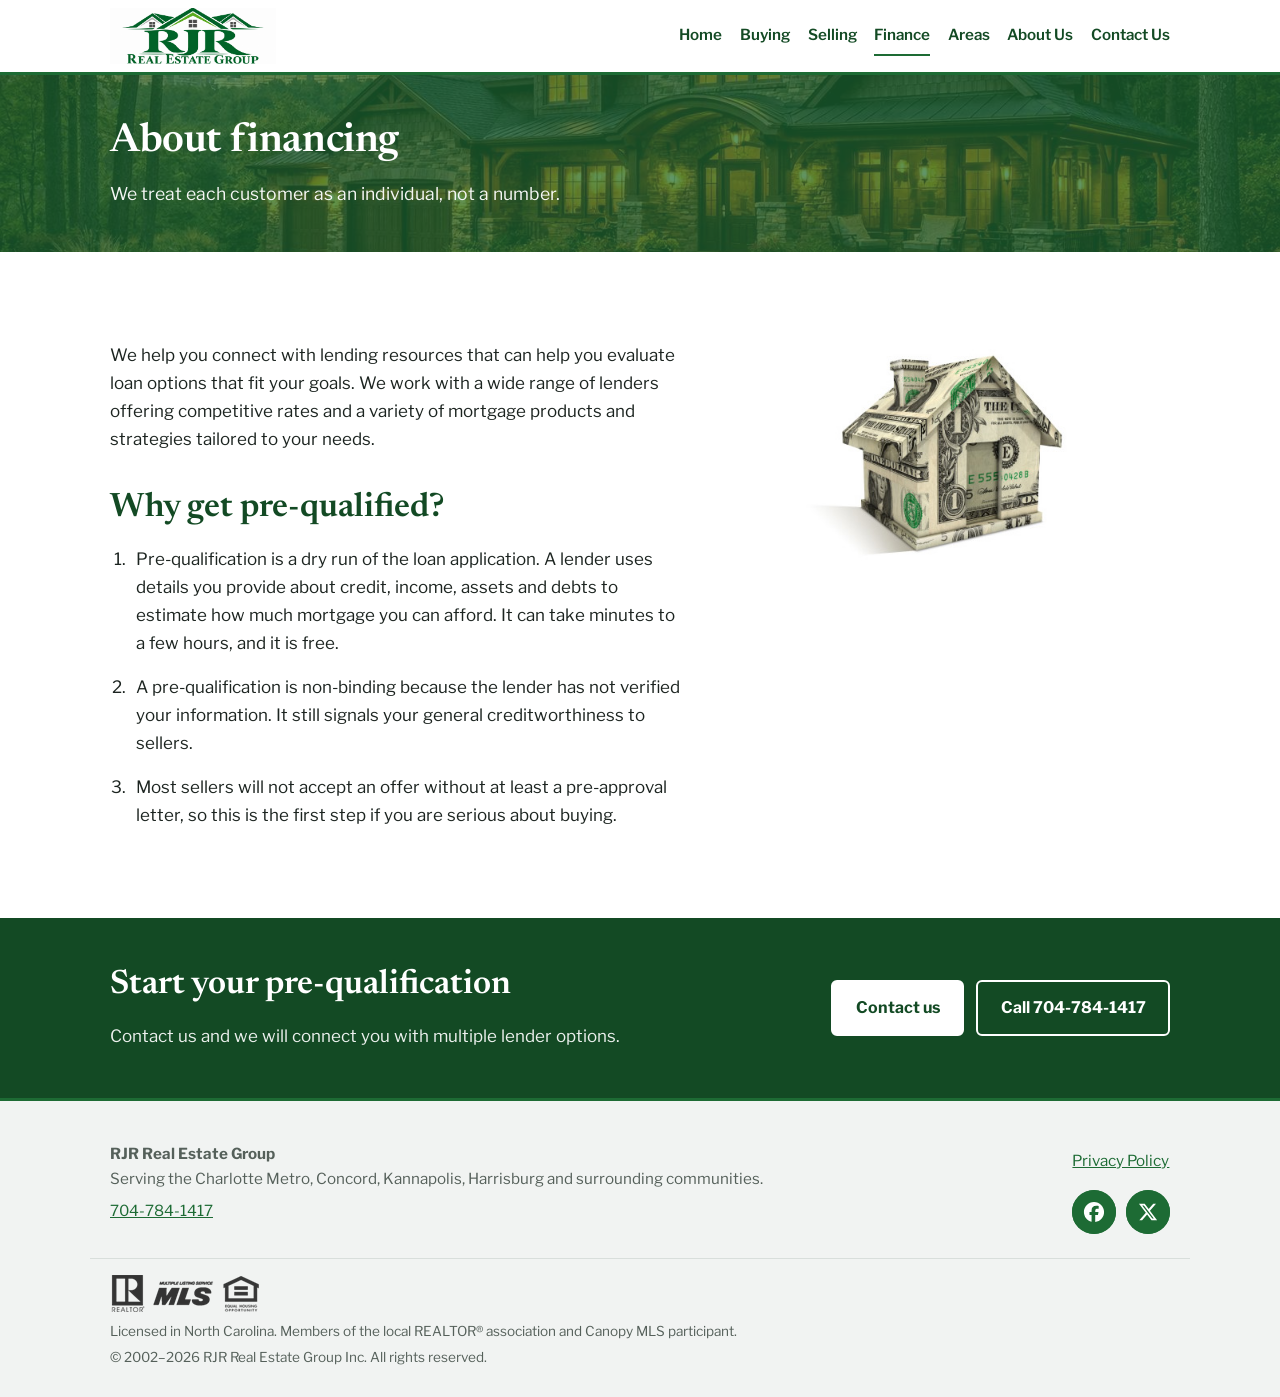
<file: Finance.html>
<!DOCTYPE html>
<html lang="en">
<head>
<meta charset="utf-8">
<meta name="viewport" content="width=device-width, initial-scale=1">
<title>Financing | RJR Real Estate Group</title>
<meta name="description" content="Home financing help in the Charlotte Metro and Cabarrus County, NC. Get pre-qualified with lenders.">
<link rel="canonical" href="https://choosecarolinas.com/Finance.html">
<link rel="preconnect" href="https://fonts.googleapis.com">
<link rel="preconnect" href="https://fonts.gstatic.com" crossorigin>
<link href="https://fonts.googleapis.com/css2?family=Libre+Franklin:wght@400;600;700&family=Newsreader:opsz,wght@6..72,500;6..72,600&display=swap" rel="stylesheet">
<link rel="stylesheet" href="style.css">
<link rel="icon" href="images/favicon.ico" sizes="any">
<link rel="apple-touch-icon" href="images/apple-touch-icon.png">
</head>
<body>
<a class="skip" href="#main">Skip to content</a>
<header class="site-header">
  <div class="wrap bar">
    <a class="brand" href="index.html"><img src="images/RJR_Logo_2026.png" alt="RJR Real Estate Group" width="170" height="92"></a>
    <input type="checkbox" id="menu-toggle" class="menu-toggle" aria-label="Toggle menu">
    <label for="menu-toggle" class="menu-btn" aria-hidden="true"><span></span></label>
   <nav class="nav" aria-label="Main"><a href="index.html">Home</a><a href="Buying.html">Buying</a><a href="Selling.html">Selling</a><a href="Finance.html" aria-current="page">Finance</a><a href="Areas.html">Areas</a><a href="Aboutus.html">About Us</a><a href="Contacts.html">Contact Us</a></nav>
  </div>
</header>
<main id="main">
<section class="hero" style="--hero-img:url('images/HomePage_Background_Home.jpg'); --hero-opacity:.3"><div class="wrap">
  <h1>About financing</h1>
  <p class="lead">We treat each customer as an individual, not a number.</p>
</div></section>
<section class="section"><div class="wrap split">
  <div class="prose">
    <p>We help you connect with lending resources that can help you evaluate loan options that fit your goals. We work with a wide range of lenders offering competitive rates and a variety of mortgage products and strategies tailored to your needs.</p>
    <h2>Why get pre-qualified?</h2>
    <ol class="steps">
      <li>Pre-qualification is a dry run of the loan application. A lender uses details you provide about credit, income, assets and debts to estimate how much mortgage you can afford. It can take minutes to a few hours, and it is free.</li>
      <li>A pre-qualification is non-binding because the lender has not verified your information. It still signals your general creditworthiness to sellers.</li>
      <li>Most sellers will not accept an offer without at least a pre-approval letter, so this is the first step if you are serious about buying.</li>
    </ol>
  </div>
  <img class="fig" src="images/Financing.jpg" alt="A house folded from dollar bills" width="555" height="330">
</div></section>
<section class="cta"><div class="wrap">
  <div><h2>Start your pre-qualification</h2><p>Contact us and we will connect you with multiple lender options.</p></div>
  <div class="cta-actions"><a class="btn light" href="Contacts.html">Contact us</a><a class="btn ghost-light" href="tel:+17047841417">Call 704-784-1417</a></div>
</div></section>

</main>
<footer class="site-footer">
  <div class="wrap foot">
    <div>
      <strong>RJR Real Estate Group</strong><br>
      Serving the Charlotte Metro, Concord, Kannapolis, Harrisburg and surrounding communities.<br>
      <a href="tel:+17047841417">704-784-1417</a>
    </div>
    <div class="foot-links">
      <a href="Privacy.html">Privacy Policy</a>
<span class="social">
  <a href="https://www.facebook.com/RJRRealEstateGroup" target="_blank" rel="noopener noreferrer"><img src="images/facebook-icon.svg" alt="RJR Real Estate Group on Facebook (opens in a new tab)" width="44" height="44"></a>
  <a href="https://x.com/RJR_Real_Estate" target="_blank" rel="noopener noreferrer"><img src="images/x-icon.svg" alt="RJR Real Estate Group on X (opens in a new tab)" width="44" height="44"></a>
</span>
    </div>
  </div>
  <div class="wrap legal">
    <img src="images/realtor-logo-group_big.png" alt="REALTOR, Multiple Listing Service and Equal Housing Opportunity logos" width="150" height="37">
    <p>Licensed in North Carolina. Members of the local REALTOR&reg; association and Canopy MLS participant.</p>
 <p>&copy; 2002&ndash;<span id="year">2026</span> RJR Real Estate Group Inc. All rights reserved.</p>
  </div>
</footer>
<script>document.getElementById('year').textContent = new Date().getFullYear();</script>
</body>
</html>
</file>
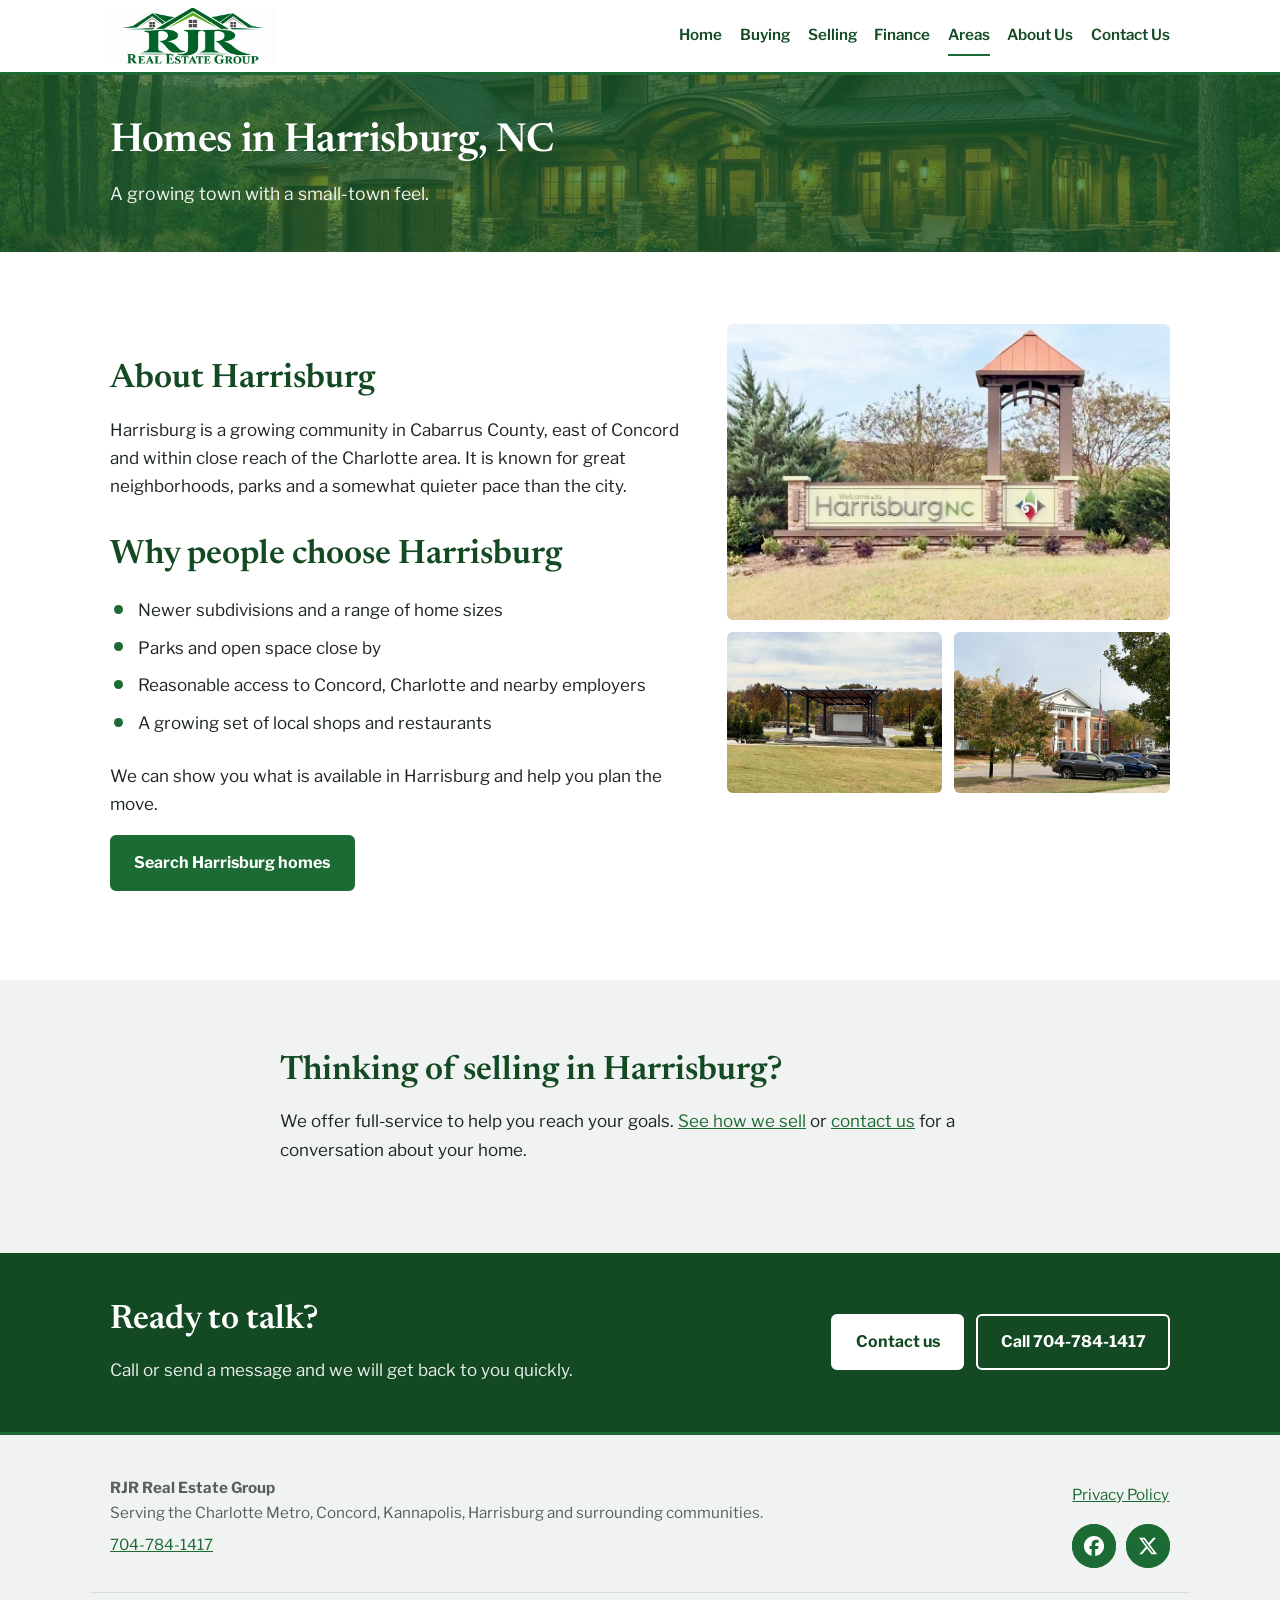
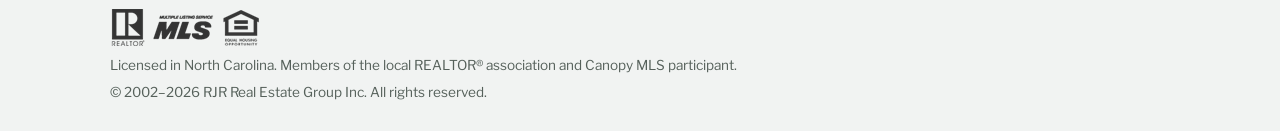
<file: Harrisburg.html>
<!DOCTYPE html>
<html lang="en">
<head>
<meta charset="utf-8">
<meta name="viewport" content="width=device-width, initial-scale=1">
<title>Harrisburg, NC Homes | RJR Real Estate Group</title>
<meta name="description" content="Homes for sale in Harrisburg, NC. Neighborhood overview and local property search from RJR Real Estate Group.">
<link rel="canonical" href="https://choosecarolinas.com/Harrisburg.html">
<link rel="preconnect" href="https://fonts.googleapis.com">
<link rel="preconnect" href="https://fonts.gstatic.com" crossorigin>
<link href="https://fonts.googleapis.com/css2?family=Libre+Franklin:wght@400;600;700&family=Newsreader:opsz,wght@6..72,500;6..72,600&display=swap" rel="stylesheet">
<link rel="stylesheet" href="style.css">
<link rel="icon" href="images/favicon.ico" sizes="any">
<link rel="apple-touch-icon" href="images/apple-touch-icon.png">
</head>
<body>
<a class="skip" href="#main">Skip to content</a>
<header class="site-header">
  <div class="wrap bar">
    <a class="brand" href="index.html"><img src="images/RJR_Logo_2026.png" alt="RJR Real Estate Group" width="170" height="92"></a>
    <input type="checkbox" id="menu-toggle" class="menu-toggle" aria-label="Toggle menu">
    <label for="menu-toggle" class="menu-btn" aria-hidden="true"><span></span></label>
    <nav class="nav" aria-label="Main"><a href="index.html">Home</a><a href="Buying.html">Buying</a><a href="Selling.html">Selling</a><a href="Finance.html">Finance</a><a href="Areas.html" aria-current="page">Areas</a><a href="Aboutus.html">About Us</a><a href="Contacts.html">Contact Us</a></nav>
  </div>
</header>
<main id="main">
<section class="hero" style="--hero-img:url('images/HomePage_Background_Home.jpg'); --hero-opacity:.3"><div class="wrap">
  <h1>Homes in Harrisburg, NC</h1>
  <p class="lead">A growing town with a small-town feel.</p>
</div></section>
<section class="section"><div class="wrap split">
  <div class="prose">
    <h2>About Harrisburg</h2>
    <p>Harrisburg is a growing community in Cabarrus County, east of Concord and within close reach of the Charlotte area. It is known for great neighborhoods, parks and a somewhat quieter pace than the city.</p>
    <h2>Why people choose Harrisburg</h2>
    <ul class="checks"><li>Newer subdivisions and a range of home sizes</li><li>Parks and open space close by</li><li>Reasonable access to Concord, Charlotte and nearby employers</li><li>A growing set of local shops and restaurants</li></ul>
    <p>We can show you what is available in Harrisburg and help you plan the move.</p>
    <p><a class="btn" href="Buying.html">Search Harrisburg homes</a></p>
  </div>
  <div class="photo-grid">
    <img class="photo-main" src="images/Harrisburg_Sign.JPG" alt="The Welcome to Harrisburg, NC sign" width="960" height="720">
    <img class="photo-sm" src="images/Harrisburg_Park.JPG" alt="A covered outdoor stage and open lawn in Harrisburg Park" width="640" height="480" loading="lazy" decoding="async">
    <img class="photo-sm" src="images/Harrisburg_Town_Hall.JPG" alt="Harrisburg Town Hall in Harrisburg Town Center" width="640" height="480" loading="lazy" decoding="async">
  </div>
</div></section>
<section class="section alt"><div class="wrap narrow">
  <h2>Thinking of selling in Harrisburg?</h2>
  <p>We offer full-service to help you reach your goals. <a href="Selling.html">See how we sell</a> or <a href="Contacts.html">contact us</a> for a conversation about your home.</p>
</div></section>
<section class="cta"><div class="wrap">
  <div><h2>Ready to talk?</h2><p>Call or send a message and we will get back to you quickly.</p></div>
  <div class="cta-actions"><a class="btn light" href="Contacts.html">Contact us</a><a class="btn ghost-light" href="tel:+17047841417">Call 704-784-1417</a></div>
</div></section>

</main>
<footer class="site-footer">
  <div class="wrap foot">
    <div>
      <strong>RJR Real Estate Group</strong><br>
      Serving the Charlotte Metro, Concord, Kannapolis, Harrisburg and surrounding communities.<br>
      <a href="tel:+17047841417">704-784-1417</a>
    </div>
    <div class="foot-links">
      <a href="Privacy.html">Privacy Policy</a>
<span class="social">
  <a href="https://www.facebook.com/RJRRealEstateGroup" target="_blank" rel="noopener noreferrer"><img src="images/facebook-icon.svg" alt="RJR Real Estate Group on Facebook (opens in a new tab)" width="44" height="44"></a>
  <a href="https://x.com/RJR_Real_Estate" target="_blank" rel="noopener noreferrer"><img src="images/x-icon.svg" alt="RJR Real Estate Group on X (opens in a new tab)" width="44" height="44"></a>
</span>
    </div>
  </div>
  <div class="wrap legal">
    <img src="images/realtor-logo-group_big.png" alt="REALTOR, Multiple Listing Service and Equal Housing Opportunity logos" width="150" height="37">
    <p>Licensed in North Carolina. Members of the local REALTOR&reg; association and Canopy MLS participant.</p>
   <p>&copy; 2002&ndash;<span id="year">2026</span> RJR Real Estate Group Inc. All rights reserved.</p>
  </div>
</footer>
<script>document.getElementById('year').textContent = new Date().getFullYear();</script>
</body>
</html>
</file>
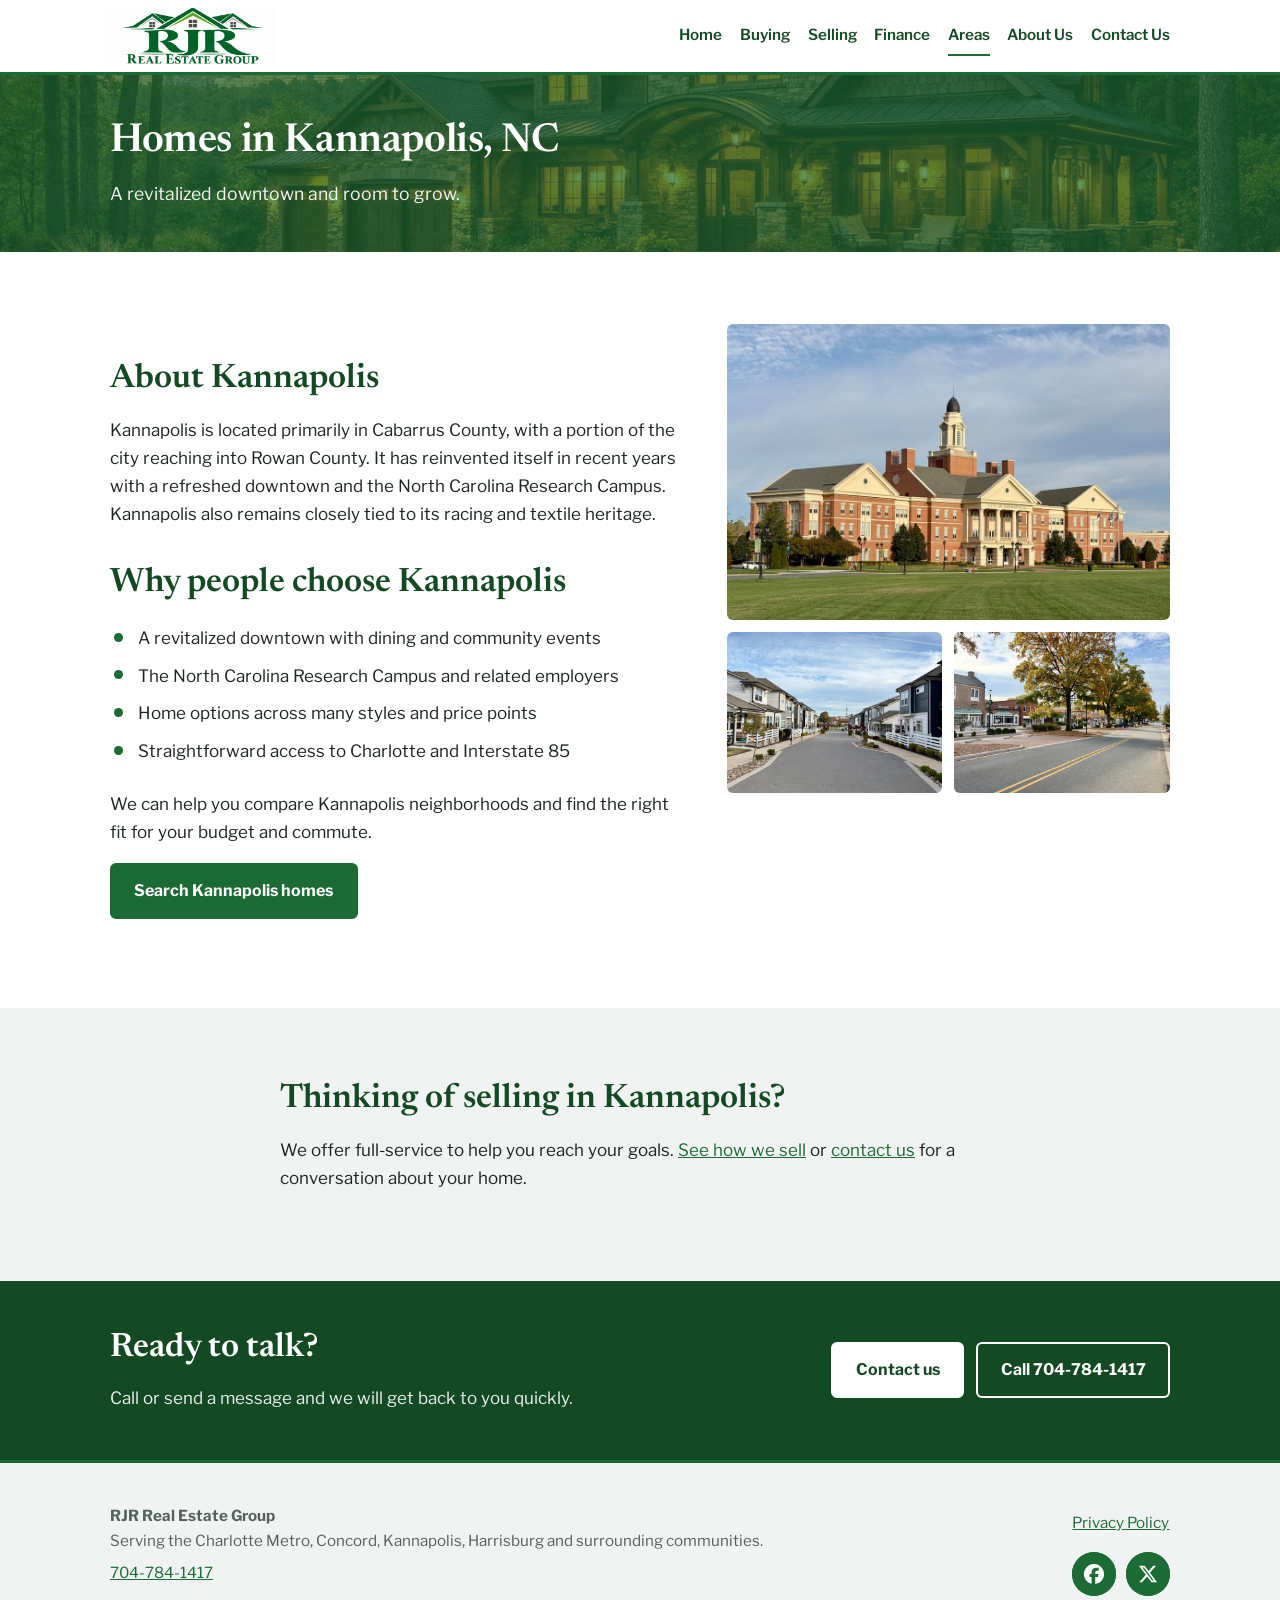
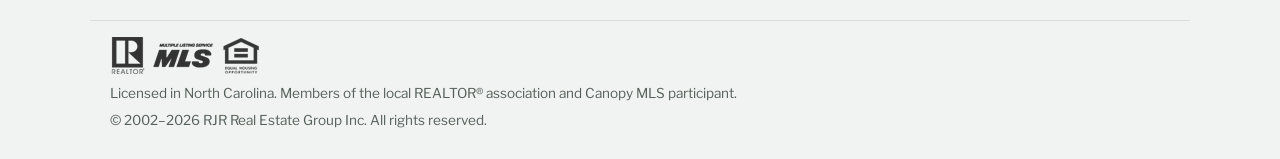
<file: Kannapolis.html>
<!DOCTYPE html>
<html lang="en">
<head>
<meta charset="utf-8">
<meta name="viewport" content="width=device-width, initial-scale=1">
<title>Kannapolis, NC Homes | RJR Real Estate Group</title>
<meta name="description" content="Homes for sale in Kannapolis, NC. Neighborhood overview and local property search from RJR Real Estate Group.">
<link rel="canonical" href="https://choosecarolinas.com/Kannapolis.html">
<link rel="preconnect" href="https://fonts.googleapis.com">
<link rel="preconnect" href="https://fonts.gstatic.com" crossorigin>
<link href="https://fonts.googleapis.com/css2?family=Libre+Franklin:wght@400;600;700&family=Newsreader:opsz,wght@6..72,500;6..72,600&display=swap" rel="stylesheet">
<link rel="stylesheet" href="style.css">
<link rel="icon" href="images/favicon.ico" sizes="any">
<link rel="apple-touch-icon" href="images/apple-touch-icon.png">
</head>
<body>
<a class="skip" href="#main">Skip to content</a>
<header class="site-header">
  <div class="wrap bar">
    <a class="brand" href="index.html"><img src="images/RJR_Logo_2026.png" alt="RJR Real Estate Group" width="170" height="92"></a>
    <input type="checkbox" id="menu-toggle" class="menu-toggle" aria-label="Toggle menu">
    <label for="menu-toggle" class="menu-btn" aria-hidden="true"><span></span></label>
    <nav class="nav" aria-label="Main"><a href="index.html">Home</a><a href="Buying.html">Buying</a><a href="Selling.html">Selling</a><a href="Finance.html">Finance</a><a href="Areas.html" aria-current="page">Areas</a><a href="Aboutus.html">About Us</a><a href="Contacts.html">Contact Us</a></nav>
  </div>
</header>
<main id="main">
<section class="hero" style="--hero-img:url('images/HomePage_Background_Home.jpg'); --hero-opacity:.3"><div class="wrap">
  <h1>Homes in Kannapolis, NC</h1>
  <p class="lead">A revitalized downtown and room to grow.</p>
</div></section>
<section class="section"><div class="wrap split">
  <div class="prose">
    <h2>About Kannapolis</h2>
    <p>Kannapolis is located primarily in Cabarrus County, with a portion of the city reaching into Rowan County. It has reinvented itself in recent years with a refreshed downtown and the North Carolina Research Campus. Kannapolis also remains closely tied to its racing and textile heritage.</p>
    <h2>Why people choose Kannapolis</h2>
    <ul class="checks"><li>A revitalized downtown with dining and community events</li><li>The North Carolina Research Campus and related employers</li><li>Home options across many styles and price points</li><li>Straightforward access to Charlotte and Interstate 85</li></ul>
    <p>We can help you compare Kannapolis neighborhoods and find the right fit for your budget and commute.</p>
    <p><a class="btn" href="Buying.html">Search Kannapolis homes</a></p>
  </div>
  <div class="photo-grid">
    <img class="photo-main" src="images/Kannapolis_Main.JPG" alt="The City of Kannapolis municipal building with its tower, columns and front lawn" width="960" height="726">
    <img class="photo-sm" src="images/Kannapolis_Townhomes.JPG" alt="A brick-paved street lined with modern townhomes in downtown Kannapolis" width="640" height="480" loading="lazy" decoding="async">
    <img class="photo-sm" src="images/Kannapolis_West_Ave_1.JPG" alt="West Avenue in downtown Kannapolis" width="640" height="480" loading="lazy" decoding="async">
  </div>
</div></section>
<section class="section alt"><div class="wrap narrow">
  <h2>Thinking of selling in Kannapolis?</h2>
  <p>We offer full-service to help you reach your goals. <a href="Selling.html">See how we sell</a> or <a href="Contacts.html">contact us</a> for a conversation about your home.</p>
</div></section>
<section class="cta"><div class="wrap">
  <div><h2>Ready to talk?</h2><p>Call or send a message and we will get back to you quickly.</p></div>
  <div class="cta-actions"><a class="btn light" href="Contacts.html">Contact us</a><a class="btn ghost-light" href="tel:+17047841417">Call 704-784-1417</a></div>
</div></section>

</main>
<footer class="site-footer">
  <div class="wrap foot">
    <div>
      <strong>RJR Real Estate Group</strong><br>
      Serving the Charlotte Metro, Concord, Kannapolis, Harrisburg and surrounding communities.<br>
      <a href="tel:+17047841417">704-784-1417</a>
    </div>
    <div class="foot-links">
      <a href="Privacy.html">Privacy Policy</a>
<span class="social">
  <a href="https://www.facebook.com/RJRRealEstateGroup" target="_blank" rel="noopener noreferrer"><img src="images/facebook-icon.svg" alt="RJR Real Estate Group on Facebook (opens in a new tab)" width="44" height="44"></a>
  <a href="https://x.com/RJR_Real_Estate" target="_blank" rel="noopener noreferrer"><img src="images/x-icon.svg" alt="RJR Real Estate Group on X (opens in a new tab)" width="44" height="44"></a>
</span>
    </div>
  </div>
  <div class="wrap legal">
    <img src="images/realtor-logo-group_big.png" alt="REALTOR, Multiple Listing Service and Equal Housing Opportunity logos" width="150" height="37">
    <p>Licensed in North Carolina. Members of the local REALTOR&reg; association and Canopy MLS participant.</p>
 <p>&copy; 2002&ndash;<span id="year">2026</span> RJR Real Estate Group Inc. All rights reserved.</p>
  </div>
</footer>
<script>document.getElementById('year').textContent = new Date().getFullYear();</script>
</body>
</html>
</file>
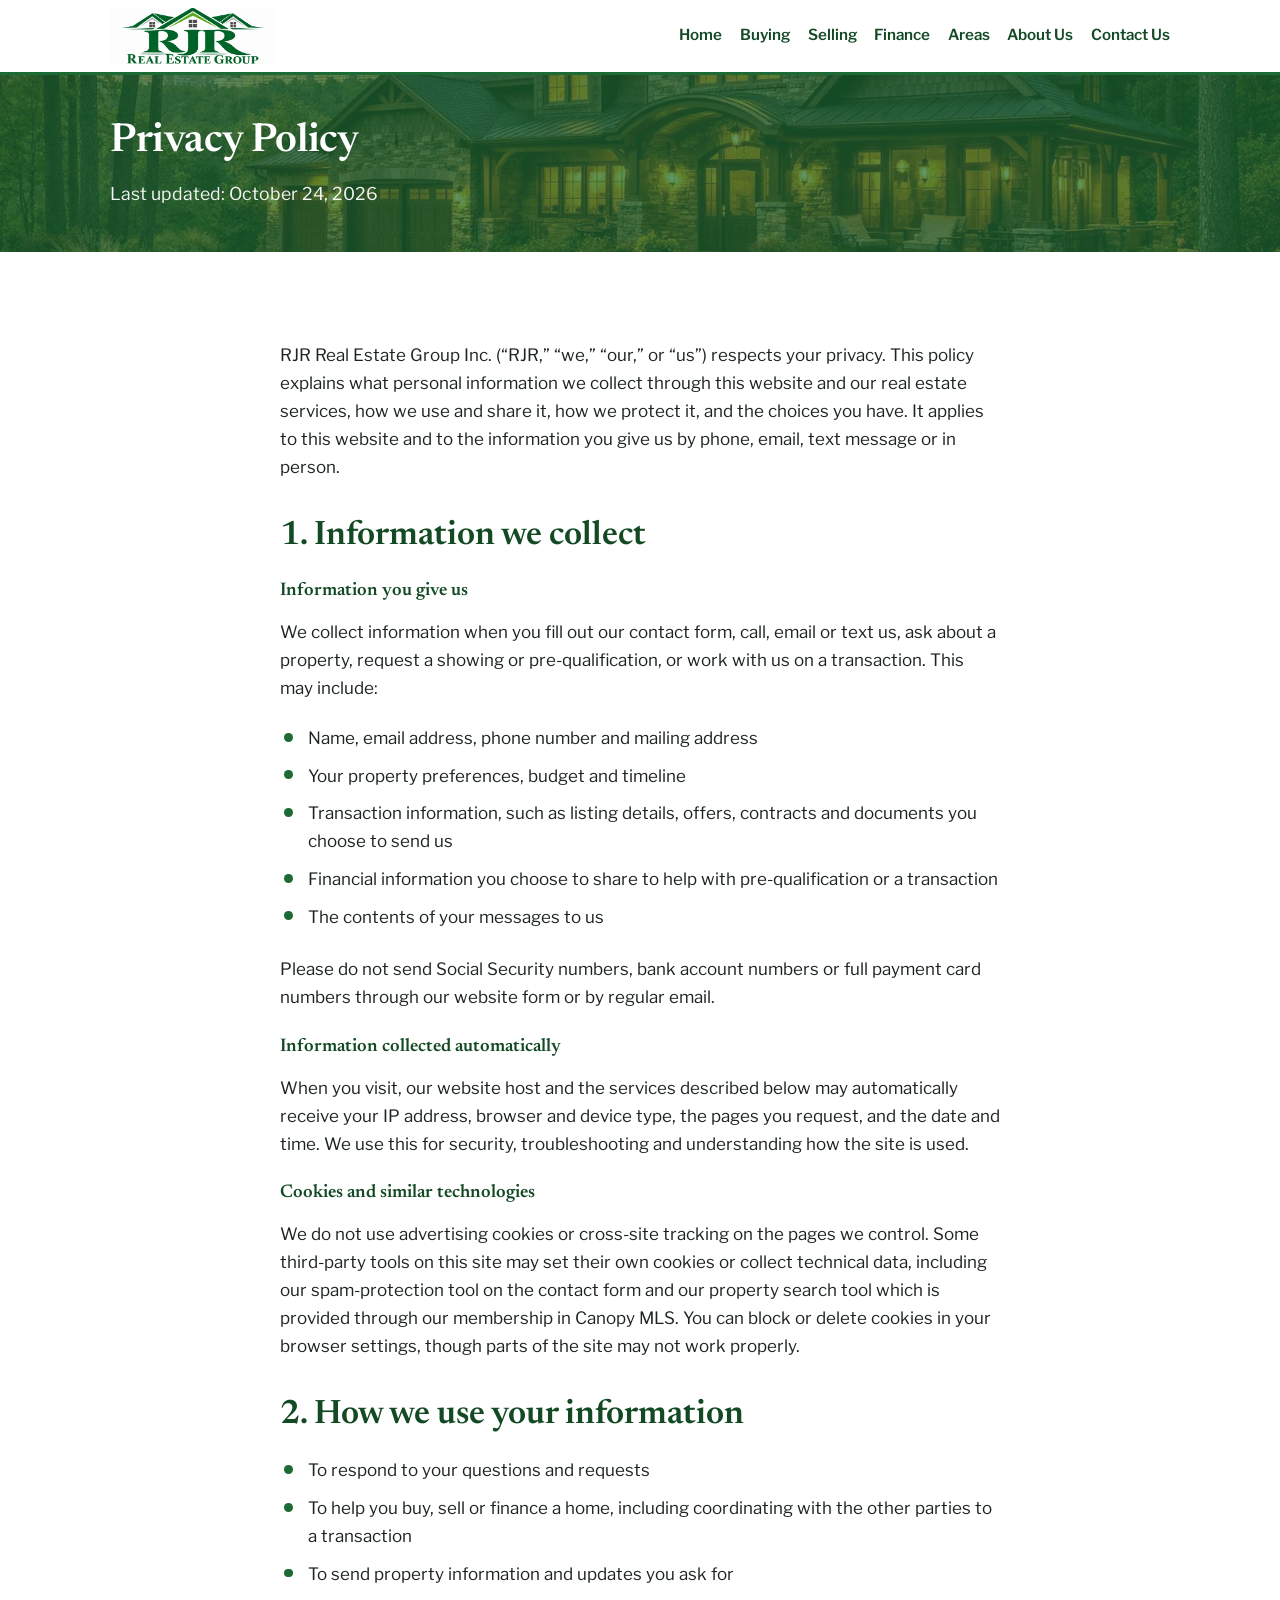
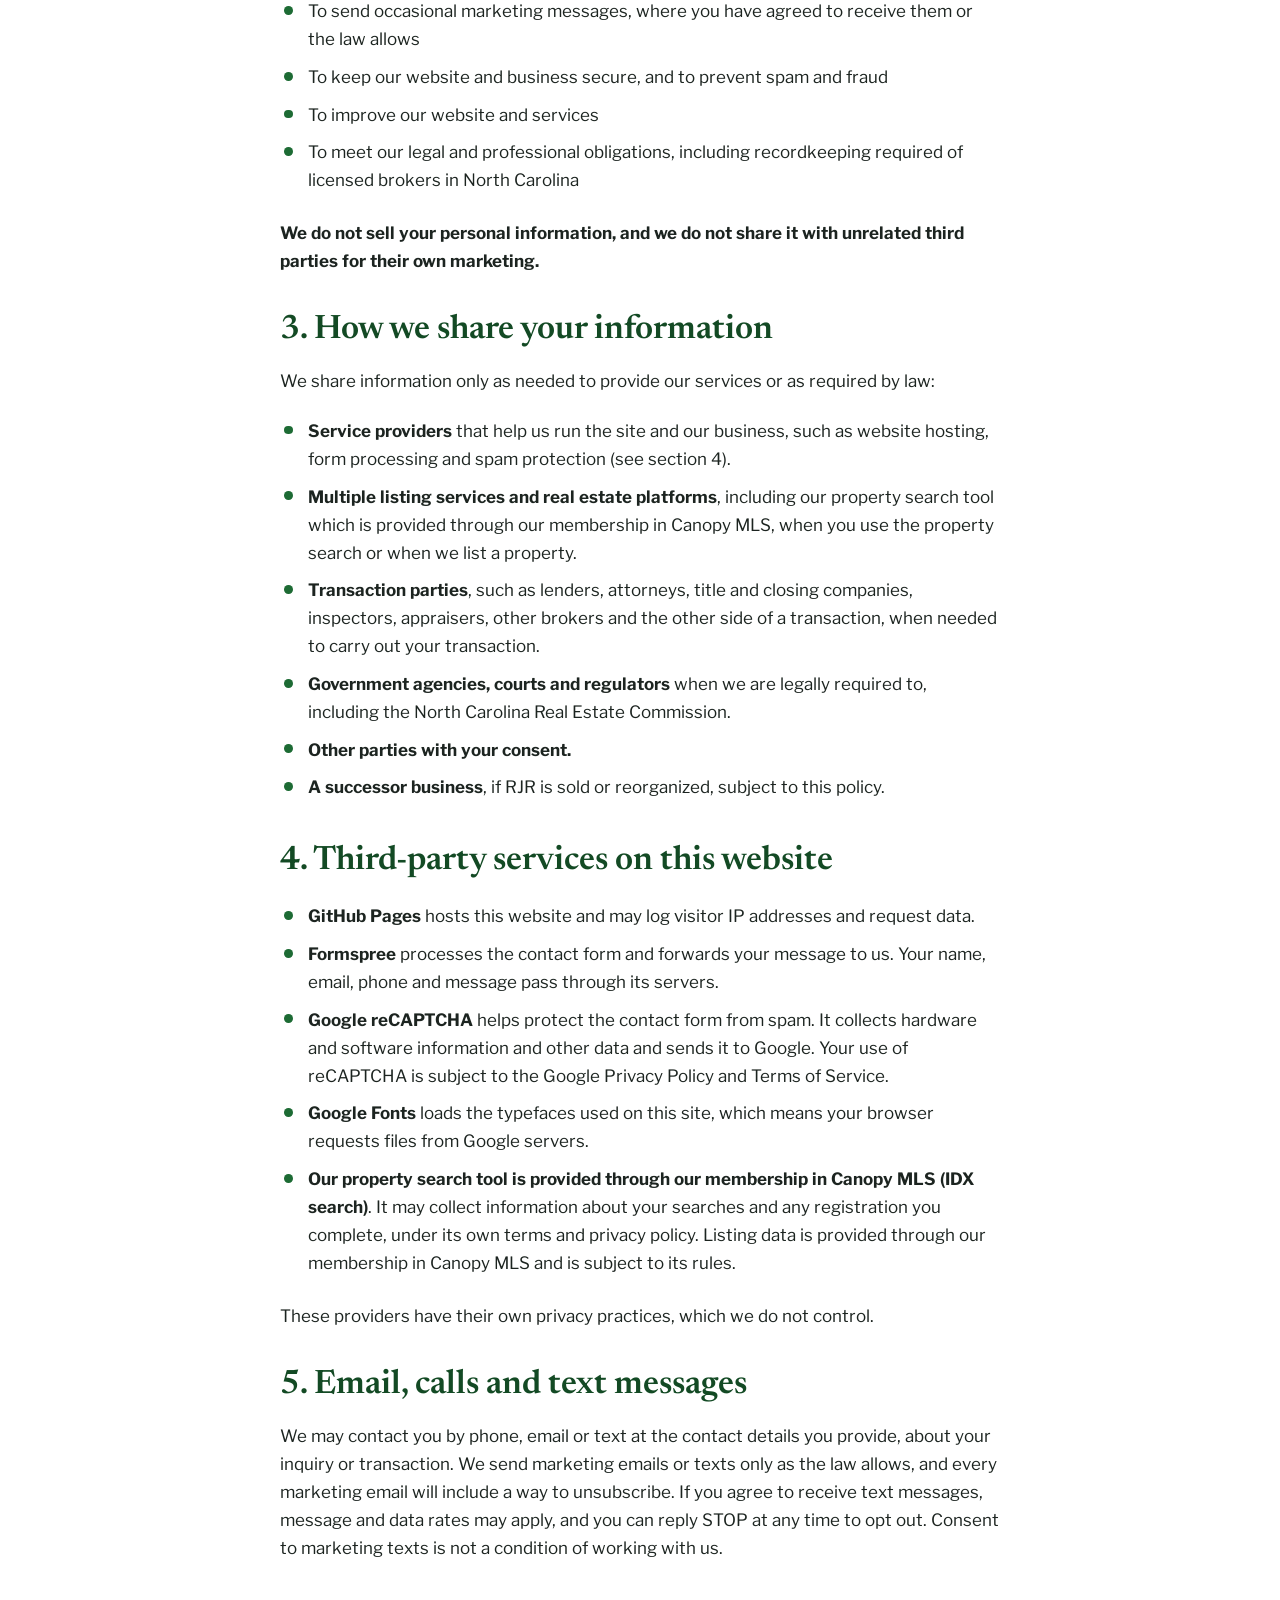
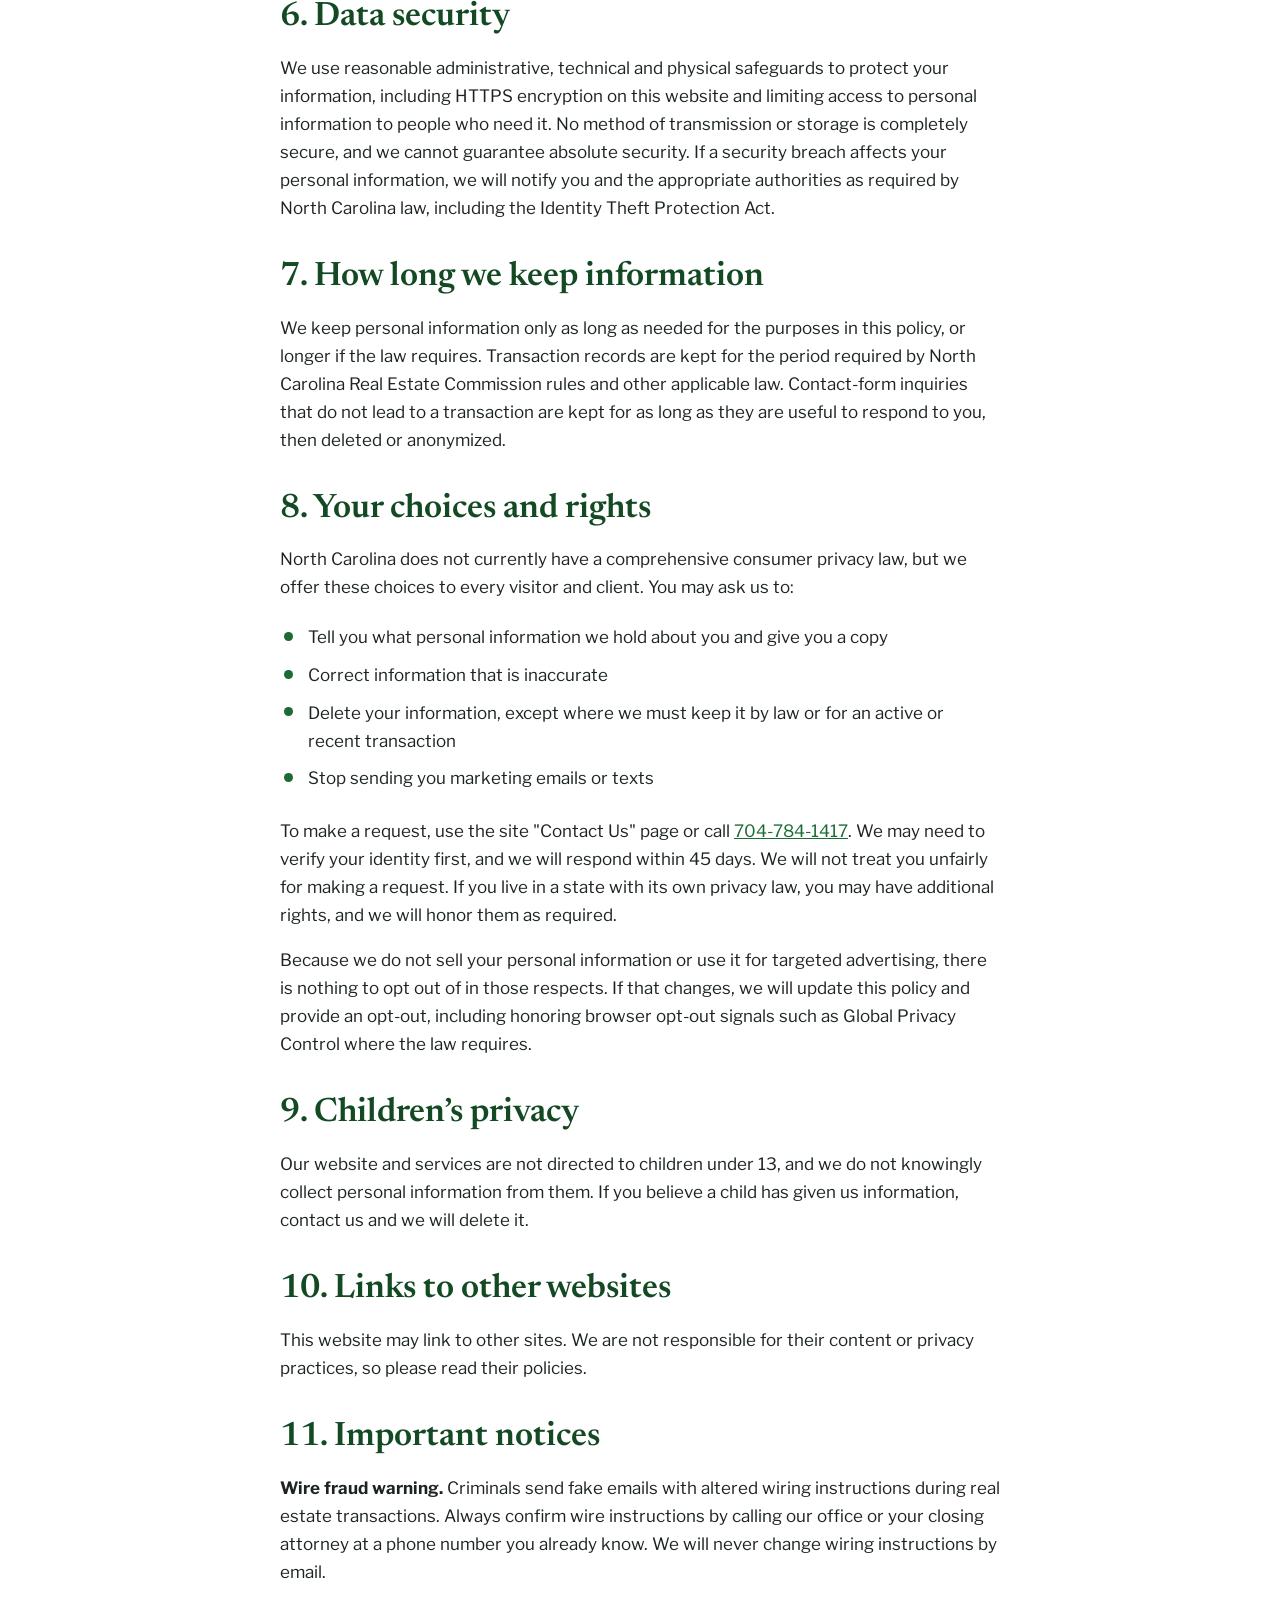
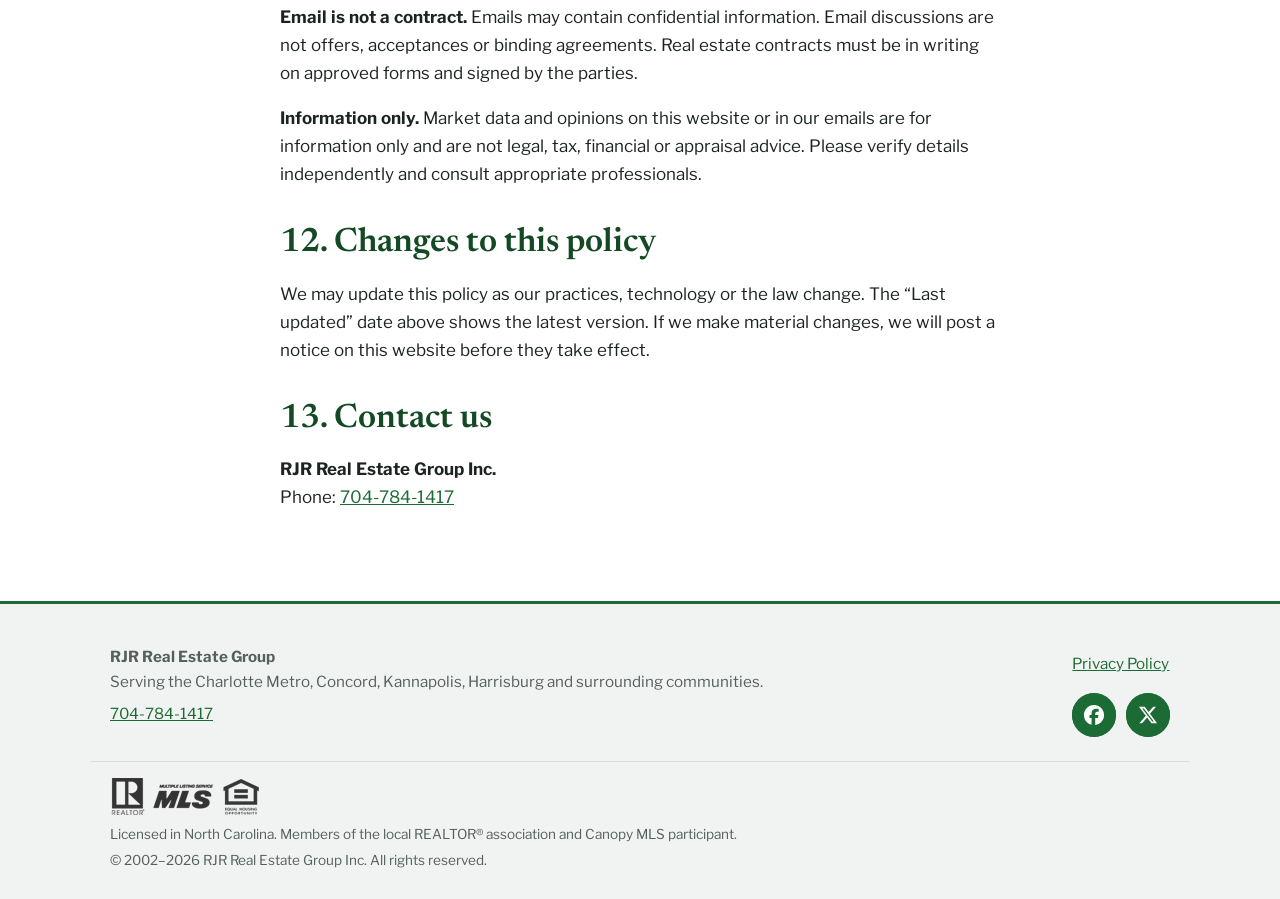
<file: Privacy.html>
<!DOCTYPE html>
<html lang="en">
<head>
<meta charset="utf-8">
<meta name="viewport" content="width=device-width, initial-scale=1">
<title>Privacy Policy | RJR Real Estate Group</title>
<meta name="description" content="How RJR Real Estate Group collects, uses and protects your information, including our contact form, property search and your privacy choices.">
<link rel="canonical" href="https://choosecarolinas.com/Privacy.html">
<link rel="preconnect" href="https://fonts.googleapis.com">
<link rel="preconnect" href="https://fonts.gstatic.com" crossorigin>
<link href="https://fonts.googleapis.com/css2?family=Libre+Franklin:wght@400;600;700&family=Newsreader:opsz,wght@6..72,500;6..72,600&display=swap" rel="stylesheet">
<link rel="stylesheet" href="style.css">
<link rel="icon" href="images/favicon.ico" sizes="any">
<link rel="apple-touch-icon" href="images/apple-touch-icon.png">
</head>
<body>
<a class="skip" href="#main">Skip to content</a>
<header class="site-header">
  <div class="wrap bar">
    <a class="brand" href="index.html"><img src="images/RJR_Logo_2026.png" alt="RJR Real Estate Group" width="170" height="92"></a>
    <input type="checkbox" id="menu-toggle" class="menu-toggle" aria-label="Toggle menu">
    <label for="menu-toggle" class="menu-btn" aria-hidden="true"><span></span></label>
    <nav class="nav" aria-label="Main"><a href="index.html">Home</a><a href="Buying.html">Buying</a><a href="Selling.html">Selling</a><a href="Finance.html">Finance</a><a href="Areas.html">Areas</a><a href="Aboutus.html">About Us</a><a href="Contacts.html">Contact Us</a></nav>
  </div>
</header>
<main id="main">
<section class="hero" style="--hero-img:url('images/HomePage_Background_Home.jpg'); --hero-opacity:.3"><div class="wrap">
  <h1>Privacy Policy</h1>
  <p class="lead">Last updated: October 24, 2026</p>
</div></section>
<section class="section"><div class="wrap narrow prose">

<p>RJR Real Estate Group Inc. (&ldquo;RJR,&rdquo; &ldquo;we,&rdquo; &ldquo;our,&rdquo; or &ldquo;us&rdquo;) respects your privacy. This policy explains what personal information we collect through this website and our real estate services, how we use and share it, how we protect it, and the choices you have. It applies to this website and to the information you give us by phone, email, text message or in person.</p>

<h2>1. Information we collect</h2>
<h3>Information you give us</h3>
<p>We collect information when you fill out our contact form, call, email or text us, ask about a property, request a showing or pre-qualification, or work with us on a transaction. This may include:</p>
<ul class="checks">
<li>Name, email address, phone number and mailing address</li>
<li>Your property preferences, budget and timeline</li>
<li>Transaction information, such as listing details, offers, contracts and documents you choose to send us</li>
<li>Financial information you choose to share to help with pre-qualification or a transaction</li>
<li>The contents of your messages to us</li>
</ul>
<p>Please do not send Social Security numbers, bank account numbers or full payment card numbers through our website form or by regular email.</p>

<h3>Information collected automatically</h3>
<p>When you visit, our website host and the services described below may automatically receive your IP address, browser and device type, the pages you request, and the date and time. We use this for security, troubleshooting and understanding how the site is used.</p>

<h3>Cookies and similar technologies</h3>
<p>We do not use advertising cookies or cross-site tracking on the pages we control. Some third-party tools on this site may set their own cookies or collect technical data, including our spam-protection tool on the contact form and our property search tool which is provided through our membership in Canopy MLS. You can block or delete cookies in your browser settings, though parts of the site may not work properly.</p>

<h2>2. How we use your information</h2>
<ul class="checks">
<li>To respond to your questions and requests</li>
<li>To help you buy, sell or finance a home, including coordinating with the other parties to a transaction</li>
<li>To send property information and updates you ask for</li>
<li>To send occasional marketing messages, where you have agreed to receive them or the law allows</li>
<li>To keep our website and business secure, and to prevent spam and fraud</li>
<li>To improve our website and services</li>
<li>To meet our legal and professional obligations, including recordkeeping required of licensed brokers in North Carolina</li>
</ul>
<p><strong>We do not sell your personal information, and we do not share it with unrelated third parties for their own marketing.</strong></p>

<h2>3. How we share your information</h2>
<p>We share information only as needed to provide our services or as required by law:</p>
<ul class="checks">
<li><strong>Service providers</strong> that help us run the site and our business, such as website hosting, form processing and spam protection (see section 4).</li>
<li><strong>Multiple listing services and real estate platforms</strong>, including our property search tool which is provided through our membership in Canopy MLS, when you use the property search or when we list a property.</li>
<li><strong>Transaction parties</strong>, such as lenders, attorneys, title and closing companies, inspectors, appraisers, other brokers and the other side of a transaction, when needed to carry out your transaction.</li>
<li><strong>Government agencies, courts and regulators</strong> when we are legally required to, including the North Carolina Real Estate Commission.</li>
<li><strong>Other parties with your consent.</strong></li>
<li><strong>A successor business</strong>, if RJR is sold or reorganized, subject to this policy.</li>
</ul>

<h2>4. Third-party services on this website</h2>
<ul class="checks">
<li><strong>GitHub Pages</strong> hosts this website and may log visitor IP addresses and request data.</li>
<li><strong>Formspree</strong> processes the contact form and forwards your message to us. Your name, email, phone and message pass through its servers.</li>
<li><strong>Google reCAPTCHA</strong> helps protect the contact form from spam. It collects hardware and software information and other data and sends it to Google. Your use of reCAPTCHA is subject to the Google Privacy Policy and Terms of Service.</li>
<li><strong>Google Fonts</strong> loads the typefaces used on this site, which means your browser requests files from Google servers.</li>
<li><strong>Our property search tool is provided through our membership in Canopy MLS (IDX search)</strong>. It may collect information about your searches and any registration you complete, under its own terms and privacy policy. Listing data is provided through our membership in Canopy MLS and is subject to its rules.</li>
</ul>
<p>These providers have their own privacy practices, which we do not control.</p>

<h2>5. Email, calls and text messages</h2>
<p>We may contact you by phone, email or text at the contact details you provide, about your inquiry or transaction. We send marketing emails or texts only as the law allows, and every marketing email will include a way to unsubscribe. If you agree to receive text messages, message and data rates may apply, and you can reply STOP at any time to opt out. Consent to marketing texts is not a condition of working with us.</p>

<h2>6. Data security</h2>
<p>We use reasonable administrative, technical and physical safeguards to protect your information, including HTTPS encryption on this website and limiting access to personal information to people who need it. No method of transmission or storage is completely secure, and we cannot guarantee absolute security. If a security breach affects your personal information, we will notify you and the appropriate authorities as required by North Carolina law, including the Identity Theft Protection Act.</p>

<h2>7. How long we keep information</h2>
<p>We keep personal information only as long as needed for the purposes in this policy, or longer if the law requires. Transaction records are kept for the period required by North Carolina Real Estate Commission rules and other applicable law. Contact-form inquiries that do not lead to a transaction are kept for as long as they are useful to respond to you, then deleted or anonymized.</p>

<h2>8. Your choices and rights</h2>
<p>North Carolina does not currently have a comprehensive consumer privacy law, but we offer these choices to every visitor and client. You may ask us to:</p>
<ul class="checks">
<li>Tell you what personal information we hold about you and give you a copy</li>
<li>Correct information that is inaccurate</li>
<li>Delete your information, except where we must keep it by law or for an active or recent transaction</li>
<li>Stop sending you marketing emails or texts</li>
</ul>
<p>To make a request, use the site "Contact Us" page or call <a href="tel:+17047841417">704-784-1417</a>. We may need to verify your identity first, and we will respond within 45 days. We will not treat you unfairly for making a request. If you live in a state with its own privacy law, you may have additional rights, and we will honor them as required.</p>
<p>Because we do not sell your personal information or use it for targeted advertising, there is nothing to opt out of in those respects. If that changes, we will update this policy and provide an opt-out, including honoring browser opt-out signals such as Global Privacy Control where the law requires.</p>

<h2>9. Children&rsquo;s privacy</h2>
<p>Our website and services are not directed to children under 13, and we do not knowingly collect personal information from them. If you believe a child has given us information, contact us and we will delete it.</p>

<h2>10. Links to other websites</h2>
<p>This website may link to other sites. We are not responsible for their content or privacy practices, so please read their policies.</p>

<h2>11. Important notices</h2>
<p><strong>Wire fraud warning.</strong> Criminals send fake emails with altered wiring instructions during real estate transactions. Always confirm wire instructions by calling our office or your closing attorney at a phone number you already know. We will never change wiring instructions by email.</p>
<p><strong>Email is not a contract.</strong> Emails may contain confidential information. Email discussions are not offers, acceptances or binding agreements. Real estate contracts must be in writing on approved forms and signed by the parties.</p>
<p><strong>Information only.</strong> Market data and opinions on this website or in our emails are for information only and are not legal, tax, financial or appraisal advice. Please verify details independently and consult appropriate professionals.</p>

<h2>12. Changes to this policy</h2>
<p>We may update this policy as our practices, technology or the law change. The &ldquo;Last updated&rdquo; date above shows the latest version. If we make material changes, we will post a notice on this website before they take effect.</p>

<h2>13. Contact us</h2>
<p><strong>RJR Real Estate Group Inc.</strong><br>
Phone: <a href="tel:+17047841417">704-784-1417</a></p>

</div></section>
</main>
<footer class="site-footer">
  <div class="wrap foot">
    <div>
      <strong>RJR Real Estate Group</strong><br>
      Serving the Charlotte Metro, Concord, Kannapolis, Harrisburg and surrounding communities.<br>
      <a href="tel:+17047841417">704-784-1417</a>
    </div>
    <div class="foot-links">
      <a href="Privacy.html">Privacy Policy</a>
<span class="social">
  <a href="https://www.facebook.com/RJRRealEstateGroup" target="_blank" rel="noopener noreferrer"><img src="images/facebook-icon.svg" alt="RJR Real Estate Group on Facebook (opens in a new tab)" width="44" height="44"></a>
  <a href="https://x.com/RJR_Real_Estate" target="_blank" rel="noopener noreferrer"><img src="images/x-icon.svg" alt="RJR Real Estate Group on X (opens in a new tab)" width="44" height="44"></a>
</span>
    </div>
  </div>
  <div class="wrap legal">
    <img src="images/realtor-logo-group_big.png" alt="REALTOR, Multiple Listing Service and Equal Housing Opportunity logos" width="150" height="37">
    <p>Licensed in North Carolina. Members of the local REALTOR&reg; association and Canopy MLS participant.</p>
    <p>&copy; 2002&ndash;<span id="year">2026</span> RJR Real Estate Group Inc. All rights reserved.</p>
  </div>
</footer>
<script>document.getElementById('year').textContent = new Date().getFullYear();</script>
</body>
</html>
</file>
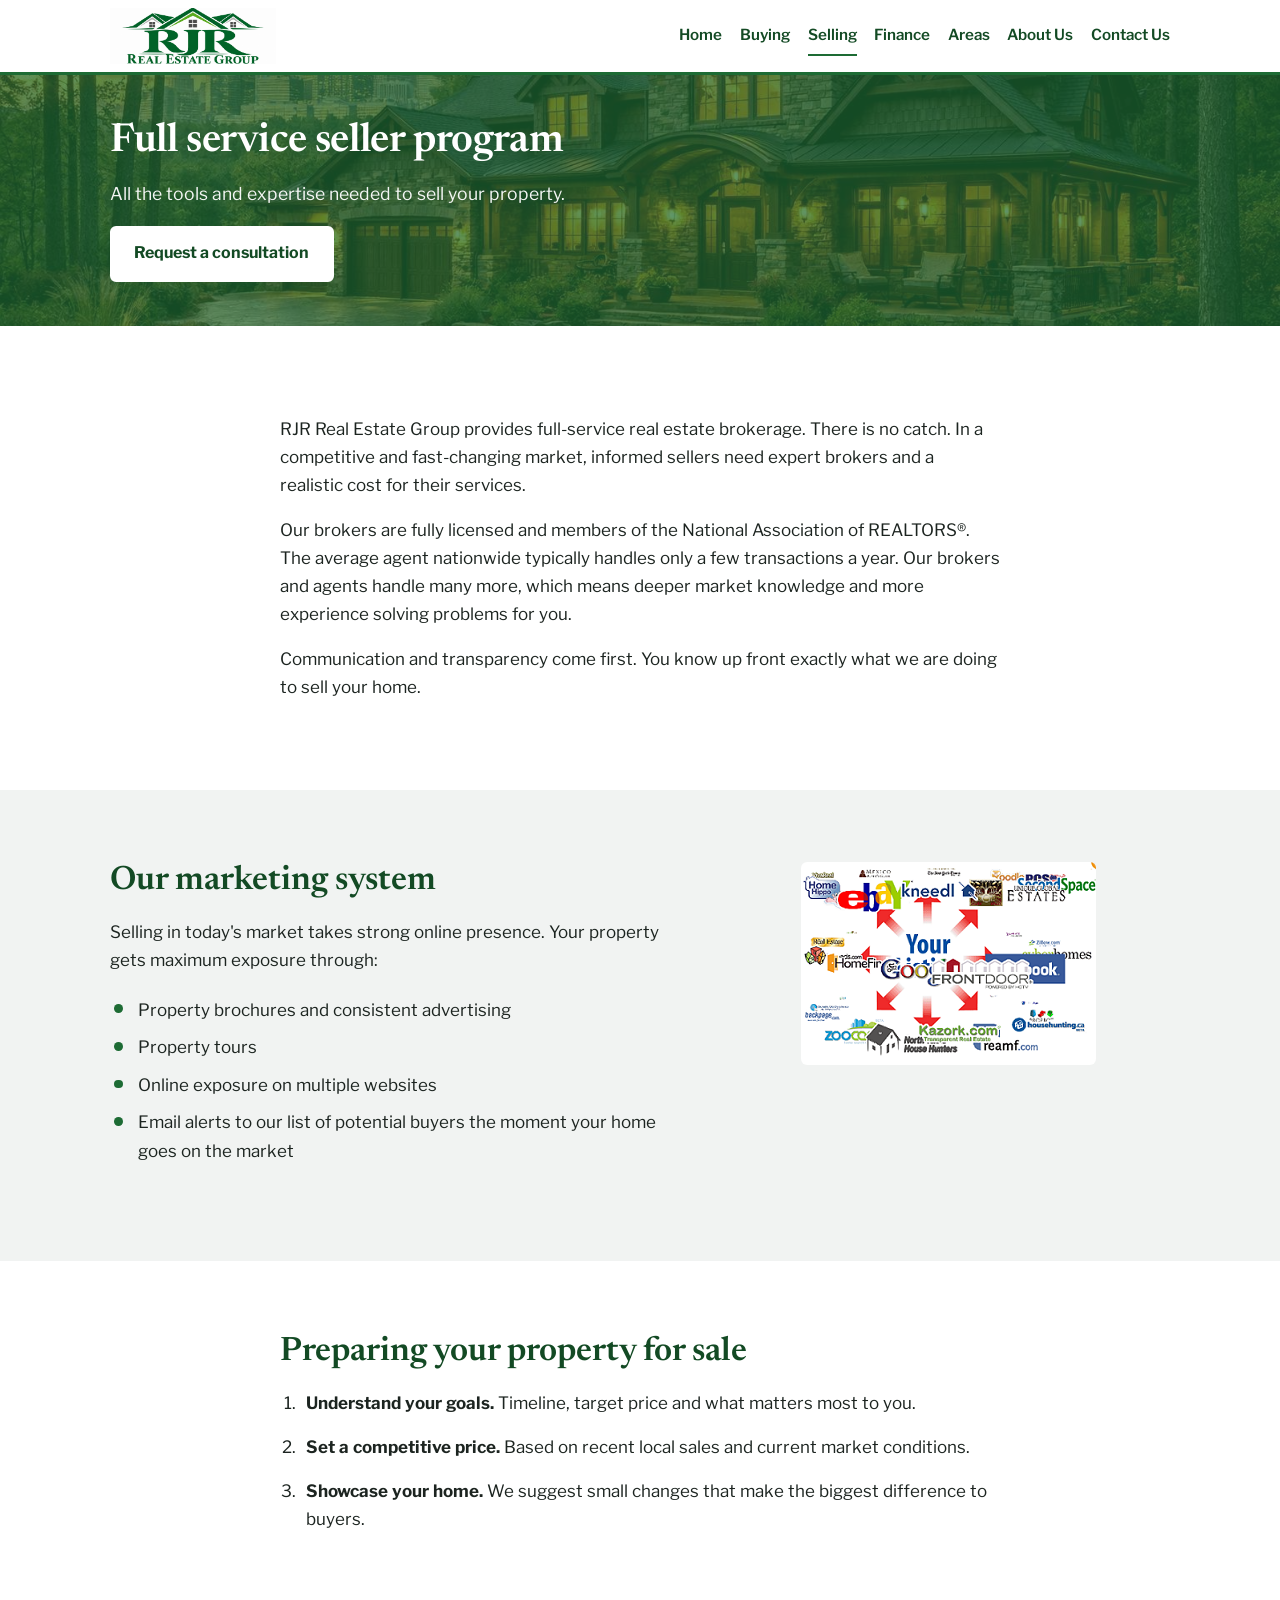
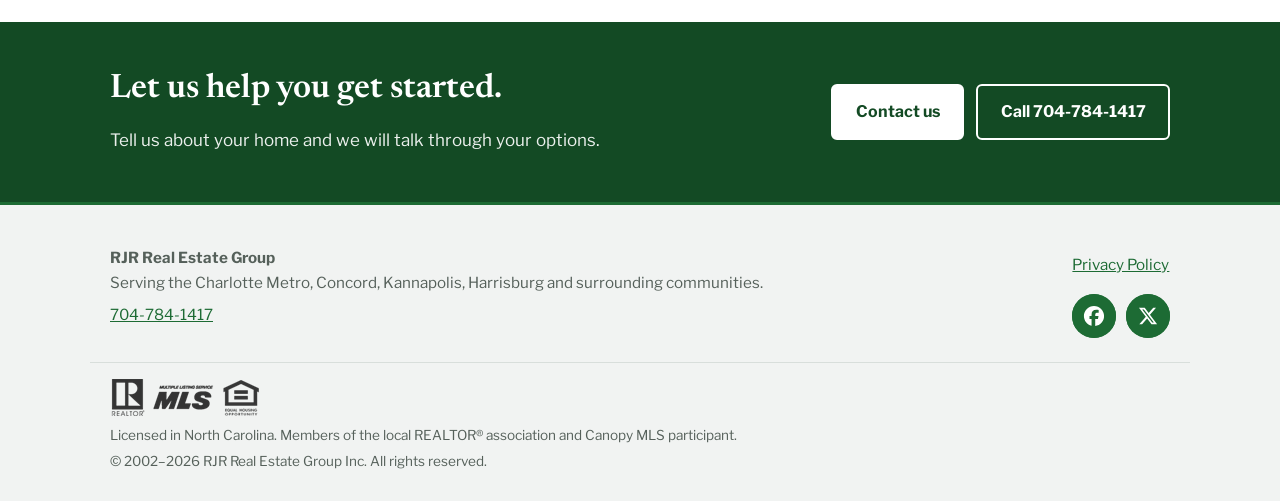
<file: Selling.html>
<!DOCTYPE html>
<html lang="en">
<head>
<meta charset="utf-8">
<meta name="viewport" content="width=device-width, initial-scale=1">
<title>Selling Your Home | RJR Real Estate Group</title>
<meta name="description" content="Full-service home selling in Charlotte, Concord, Kannapolis, Harrisburg and Cabarrus County, NC, with expert brokers.">
<link rel="canonical" href="https://choosecarolinas.com/Selling.html">
<link rel="preconnect" href="https://fonts.googleapis.com">
<link rel="preconnect" href="https://fonts.gstatic.com" crossorigin>
<link href="https://fonts.googleapis.com/css2?family=Libre+Franklin:wght@400;600;700&family=Newsreader:opsz,wght@6..72,500;6..72,600&display=swap" rel="stylesheet">
<link rel="stylesheet" href="style.css">
<link rel="icon" href="images/favicon.ico" sizes="any">
<link rel="apple-touch-icon" href="images/apple-touch-icon.png">
</head>
<body>
<a class="skip" href="#main">Skip to content</a>
<header class="site-header">
  <div class="wrap bar">
    <a class="brand" href="index.html"><img src="images/RJR_Logo_2026.png" alt="RJR Real Estate Group" width="170" height="92"></a>
    <input type="checkbox" id="menu-toggle" class="menu-toggle" aria-label="Toggle menu">
    <label for="menu-toggle" class="menu-btn" aria-hidden="true"><span></span></label>
   <nav class="nav" aria-label="Main"><a href="index.html">Home</a><a href="Buying.html">Buying</a><a href="Selling.html" aria-current="page">Selling</a><a href="Finance.html">Finance</a><a href="Areas.html">Areas</a><a href="Aboutus.html">About Us</a><a href="Contacts.html">Contact Us</a></nav>
  </div>
</header>
<main id="main">
<section class="hero" style="--hero-img:url('images/HomePage_Background_Home.jpg'); --hero-opacity:.3"><div class="wrap">
  <h1>Full service seller program</h1>
  <p class="lead">All the tools and expertise needed to sell your property.</p>
    <div class="hero-actions"><a class="btn light" href="Contacts.html">Request a consultation</a></div>
</div></section>
<section class="section"><div class="wrap narrow prose">
  <p>RJR Real Estate Group provides full-service real estate brokerage. There is no catch. In a competitive and fast-changing market, informed sellers need expert brokers and a realistic cost for their services.</p>
  <p>Our brokers are fully licensed and members of the National Association of REALTORS&reg;. The average agent nationwide typically handles only a few transactions a year. Our brokers and agents handle many more, which means deeper market knowledge and more experience solving problems for you.</p>
  <p>Communication and transparency come first. You know up front exactly what we are doing to sell your home.</p>
</div></section>
<section class="section alt"><div class="wrap split">
  <div>
    <h2>Our marketing system</h2>
    <p>Selling in today's market takes strong online presence. Your property gets maximum exposure through:</p>
    <ul class="checks"><li>Property brochures and consistent advertising</li><li>Property tours</li><li>Online exposure on multiple websites</li><li>Email alerts to our list of potential buyers the moment your home goes on the market</li></ul>
  </div>
  <img class="fig" src="images/RJR_marketing_new.png" alt="Your listing shared across many real estate websites" width="295" height="203">
</div></section>
<section class="section"><div class="wrap narrow">
  <h2>Preparing your property for sale</h2>
  <ol class="steps">
    <li><strong>Understand your goals.</strong> Timeline, target price and what matters most to you.</li>
    <li><strong>Set a competitive price.</strong> Based on recent local sales and current market conditions.</li>
    <li><strong>Showcase your home.</strong> We suggest small changes that make the biggest difference to buyers.</li>
  </ol>
</div></section>
<section class="cta"><div class="wrap">
  <div><h2>Let us help you get started.</h2><p>Tell us about your home and we will talk through your options.</p></div>
  <div class="cta-actions"><a class="btn light" href="Contacts.html">Contact us</a><a class="btn ghost-light" href="tel:+17047841417">Call 704-784-1417</a></div>
</div></section>

</main>
<footer class="site-footer">
  <div class="wrap foot">
    <div>
      <strong>RJR Real Estate Group</strong><br>
      Serving the Charlotte Metro, Concord, Kannapolis, Harrisburg and surrounding communities.<br>
      <a href="tel:+17047841417">704-784-1417</a>
    </div>
    <div class="foot-links">
      <a href="Privacy.html">Privacy Policy</a>
<span class="social">
  <a href="https://www.facebook.com/RJRRealEstateGroup" target="_blank" rel="noopener noreferrer"><img src="images/facebook-icon.svg" alt="RJR Real Estate Group on Facebook (opens in a new tab)" width="44" height="44"></a>
  <a href="https://x.com/RJR_Real_Estate" target="_blank" rel="noopener noreferrer"><img src="images/x-icon.svg" alt="RJR Real Estate Group on X (opens in a new tab)" width="44" height="44"></a>
</span>
    </div>
  </div>
  <div class="wrap legal">
    <img src="images/realtor-logo-group_big.png" alt="REALTOR, Multiple Listing Service and Equal Housing Opportunity logos" width="150" height="37">
    <p>Licensed in North Carolina. Members of the local REALTOR&reg; association and Canopy MLS participant.</p>
   <p>&copy; 2002&ndash;<span id="year">2026</span> RJR Real Estate Group Inc. All rights reserved.</p>
  </div>
</footer>
<script>document.getElementById('year').textContent = new Date().getFullYear();</script>
</body>
</html>
</file>
<file: style.css>
:root{--green:#1d6b34;--green-dark:#134a24;--green-soft:#e6f0e9;--grey:#f1f3f2;--line:#d8dedb;--ink:#1c2420;--muted:#55605a;--r:6px}
*{box-sizing:border-box}
html{scroll-behavior:smooth;scroll-padding-top:5.5rem}
@media (prefers-reduced-motion:reduce){html{scroll-behavior:auto}}
body{margin:0;font:400 1.0625rem/1.65 "Libre Franklin",system-ui,-apple-system,"Segoe UI",sans-serif;color:var(--ink);background:#fff}
h1,h2,h3{font-family:"Newsreader",Georgia,serif;font-weight:600;line-height:1.15;margin:0 0 .5em;color:var(--green-dark)}
h1{font-size:clamp(2rem,5vw,3.4rem);letter-spacing:-.01em}
h2{font-size:clamp(1.5rem,3vw,2.1rem)}
h3{font-size:1.35rem}
a{color:var(--green)}
img{max-width:100%;height:auto}
a:focus-visible,button:focus-visible,input:focus-visible,select:focus-visible,textarea:focus-visible{outline:3px solid var(--green);outline-offset:2px}
.hero a:focus-visible,.cta a:focus-visible{outline-color:#fff}
.wrap{max-width:1100px;margin:0 auto;padding:0 1.25rem}
.narrow{max-width:760px}
.skip{position:absolute;left:-999px}.skip:focus{left:1rem;top:1rem;background:#fff;color:#000;padding:.5rem 1rem;z-index:99}
.site-header{background:#fff;border-bottom:3px solid var(--green);position:sticky;top:0;z-index:20}
.bar{display:flex;align-items:center;justify-content:space-between;min-height:72px}
.brand img{display:block;height:56px;width:auto}
.nav{display:flex;gap:1.1rem;align-items:center}
.nav a{color:var(--green-dark);text-decoration:none;font-size:.95rem;font-weight:600;padding:.4rem 0;border-bottom:2px solid transparent}
.nav a:hover,.nav a[aria-current]{border-color:var(--green)}
.nav .nav-call{background:var(--green);color:#fff;border:0;padding:.5rem .9rem;border-radius:var(--r)}
.menu-toggle,.menu-btn{display:none}
@media (max-width:1000px){
 .menu-btn{display:block;width:44px;height:44px;cursor:pointer;position:relative}
 .menu-btn span,.menu-btn span::before,.menu-btn span::after{content:"";position:absolute;left:10px;right:10px;height:2px;background:var(--green-dark)}
 .menu-btn span{top:21px}.menu-btn span::before{top:-7px;left:0;right:0}.menu-btn span::after{top:7px;left:0;right:0}
 .menu-toggle{display:block;position:absolute;right:1.25rem;width:44px;height:44px;opacity:0;cursor:pointer;z-index:2}
 .menu-toggle:focus-visible+.menu-btn{outline:3px solid var(--green)}
 .nav{display:none;position:absolute;top:100%;left:0;right:0;background:#fff;border-bottom:3px solid var(--green);flex-direction:column;align-items:stretch;gap:0;padding:.5rem 1.25rem 1rem}
 .nav a{padding:.8rem 0;border-bottom:1px solid var(--line)}
 .menu-toggle:checked~.nav{display:flex}
 .nav .nav-call{text-align:center;margin-top:.75rem}
}
.hero{position:relative;isolation:isolate;overflow:hidden;background:var(--green);color:#fff;padding:clamp(1.75rem,4vw,2.75rem) 0}
/* Optional background image: set --hero-img on the <section class="hero"> in any page.
   Adjust --hero-opacity (0 = invisible, 1 = fully visible). Text stays solid on top. */
.hero::before{content:"";position:absolute;inset:0;z-index:-1;background-image:var(--hero-img,none);background-size:cover;background-position:center;opacity:var(--hero-opacity,.3)}
.hero h1{max-width:26ch;color:#fff;font-size:clamp(1.75rem,4vw,2.5rem);margin-bottom:.35em}
.lead{font-size:1.2rem;max-width:56ch;margin:0}
.hero .lead{opacity:.95;font-size:1.1rem}
.hero-actions{display:flex;flex-wrap:wrap;gap:.75rem;margin-top:1.1rem}
.btn{display:inline-block;background:var(--green);color:#fff;font-weight:700;text-decoration:none;padding:.8rem 1.4rem;border-radius:var(--r);border:2px solid var(--green);cursor:pointer;font-size:1rem;font-family:inherit}
.btn:hover{background:var(--green-dark);border-color:var(--green-dark)}
.btn.light{background:#fff;color:var(--green-dark);border-color:#fff}.btn.light:hover{background:var(--grey)}
.btn.ghost-light{background:transparent;color:#fff;border-color:#fff}.btn.ghost-light:hover{background:#ffffff22}
.section{padding:clamp(2.5rem,6vw,4.5rem) 0}.alt{background:var(--grey)}
.grid3{display:grid;grid-template-columns:repeat(auto-fit,minmax(260px,1fr));gap:1.5rem}
.card{border:1px solid var(--line);border-top:4px solid var(--green);background:#fff;padding:1.5rem;border-radius:var(--r)}
.card p{margin:0 0 1rem;color:var(--muted)}.card a{font-weight:600}
.area-card{display:flex;gap:1rem;align-items:center;background:#fff;border:1px solid var(--line);border-radius:var(--r);padding:1rem;text-decoration:none;color:var(--ink)}
.area-card:hover{border-color:var(--green)}
.area-card img{width:96px;height:96px;object-fit:cover;border-radius:4px;flex:none}
.area-card strong{display:block;font:600 1.3rem "Newsreader",Georgia,serif;color:var(--green-dark)}
.area-card span{font-size:.95rem;color:var(--muted)}
.more{margin-top:2rem;color:var(--muted)}
.split{display:grid;grid-template-columns:1.3fr 1fr;gap:2.5rem;align-items:start}.split>*{min-width:0}
@media (max-width:800px){.split{grid-template-columns:1fr}}
.fig{display:block;justify-self:center;border-radius:var(--r);max-width:100%;height:auto}
.prose p{max-width:68ch}
.steps{padding-left:1.25rem}.steps li{margin-bottom:1rem;padding-left:.35rem}
.checks{list-style:none;padding:0;margin:0 0 1.25rem}
.checks li{position:relative;padding:.3rem 0 .3rem 1.75rem}
.checks li::before{content:"";position:absolute;left:.25rem;top:.85rem;width:.55rem;height:.55rem;background:var(--green);border-radius:50%}
.idx-full{width:100%;background:var(--grey);padding:0;min-height:700px}
.idx-full iframe{display:block;width:100%;min-height:900px;border:0}
.cta{background:var(--green-dark);color:#fff;padding:3rem 0}
.cta h2{color:#fff}
.cta .wrap{display:flex;flex-wrap:wrap;gap:1.5rem;align-items:center;justify-content:space-between}
.cta p{margin:0;opacity:.92}.cta-actions{display:flex;flex-wrap:wrap;gap:.75rem}
.form{display:grid;gap:1rem}
.form label{display:grid;gap:.35rem;font-weight:600;font-size:.95rem}
.form input,.form select,.form textarea{font:inherit;padding:.7rem .8rem;border:1px solid #b9c3be;border-radius:var(--r);background:#fff;color:var(--ink);width:100%}
.contact-info{background:var(--grey);padding:1.75rem;border-radius:var(--r)}
.site-footer{background:var(--grey);border-top:3px solid var(--green);padding:2.5rem 0 1.5rem;font-size:.95rem;color:var(--muted)}
.foot{display:flex;flex-wrap:wrap;gap:2rem;justify-content:space-between;margin-bottom:1.5rem}
.foot-links{display:flex;flex-direction:column;gap:.6rem}
.social img{display:block;border-radius:4px}
.legal{border-top:1px solid var(--line);padding-top:1rem;font-size:.85rem}.legal p{margin:.25rem 0}.legal img{display:block;margin-bottom:.5rem}
.btn:disabled{background:#9aa5a0;border-color:#9aa5a0;cursor:not-allowed}
.captcha-msg{margin:0;color:#9b1c1c;font-size:.95rem}
.g-recaptcha{max-width:100%;overflow-x:auto}
.prose h2{margin-top:2.25rem}.prose h3{margin-top:1.5rem;font-size:1.15rem}
.form-success{background:var(--green-soft);border:1px solid var(--green);border-left:6px solid var(--green);border-radius:var(--r);padding:1.5rem}
.form-success h2{margin-bottom:.25em}.form-success p{margin:0}
.form-error{margin:0;padding:.75rem 1rem;border:1px solid #9b1c1c;border-radius:var(--r);background:#fdeeee;color:#7a1414;font-size:.95rem}
/* Taller property-search frame on phones (firm listings page only) */
@media (max-width:800px){
  .idx-tall iframe{height:2200px}
}
.social{display:flex;gap:.6rem}
.social a{display:inline-flex;align-items:center;justify-content:center;width:44px;height:44px;border-radius:50%;background:var(--green);color:#fff}
.social a:hover{background:var(--green-dark)}
.card a,.contact-info a,.foot>div>a,.foot-links>a{display:inline-block;padding:.45rem 0}
.photo-grid{display:grid;grid-template-columns:1fr 1fr;gap:.75rem}
.photo-grid img{display:block;width:100%;height:auto;object-fit:cover;border-radius:var(--r)}
.photo-grid .photo-main{grid-column:1/-1;aspect-ratio:3/2}
.photo-grid .photo-sm{aspect-ratio:4/3}
</file>
